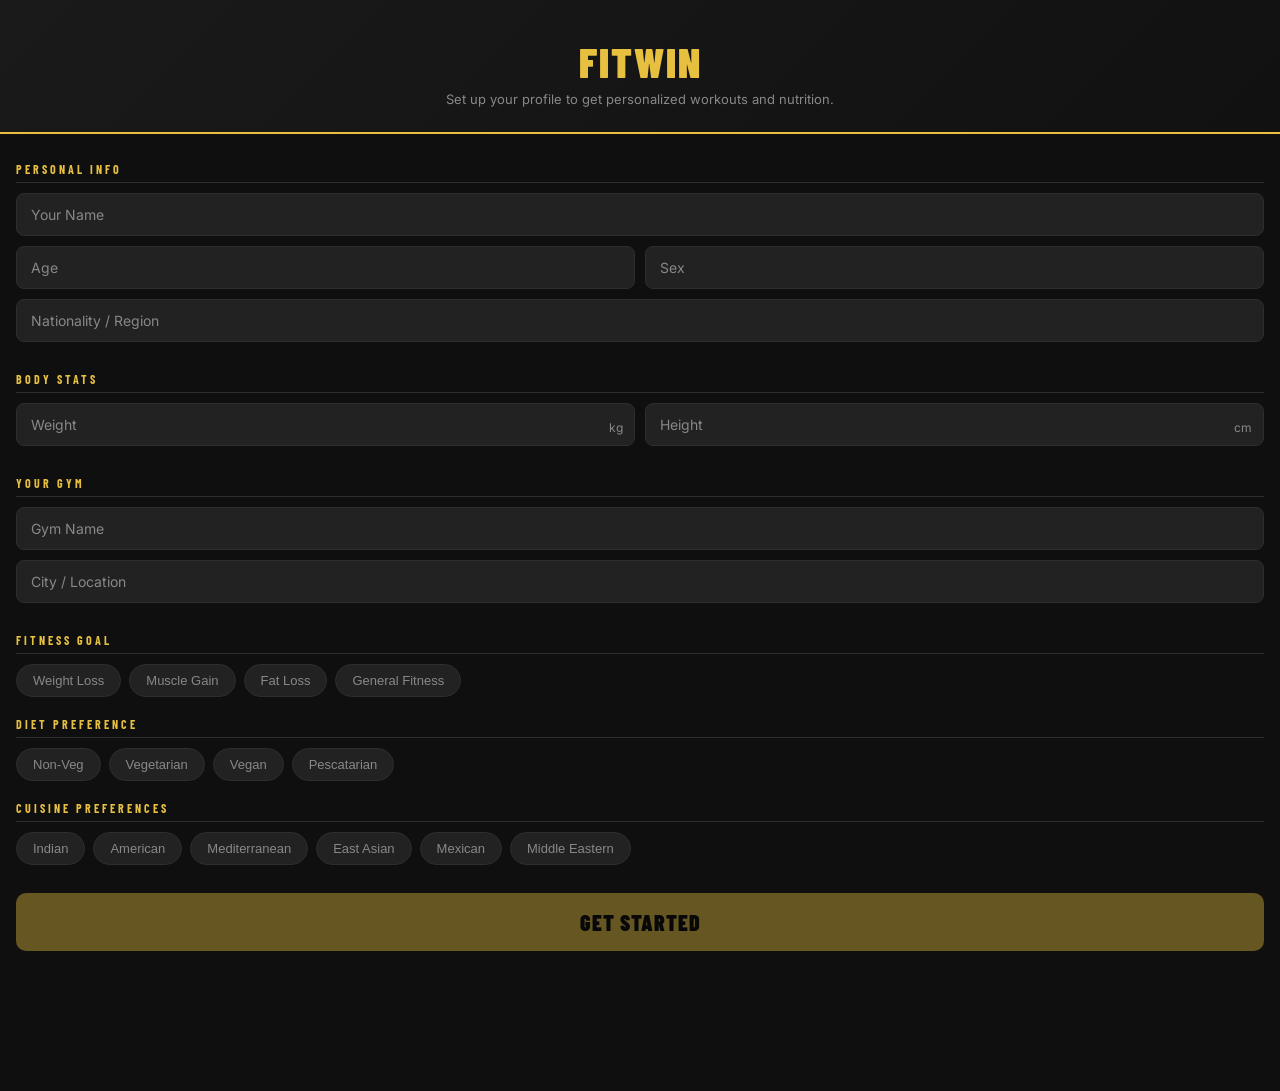
<file: index.html>
<!DOCTYPE html>
<html lang="en">
<head>
<meta charset="UTF-8">
<meta name="viewport" content="width=device-width, initial-scale=1.0, viewport-fit=cover">
<meta name="theme-color" content="#0f0f0f">
<meta name="apple-mobile-web-app-capable" content="yes">
<meta name="apple-mobile-web-app-status-bar-style" content="black-translucent">
<meta name="apple-mobile-web-app-title" content="FitWin">
<meta name="description" content="FitWin — your personal workout tracker with nutrition guidance. Offline, installable.">
<title>FitWin</title>
<link rel="manifest" href="./manifest.json">
<link rel="apple-touch-icon" href="./icons/icon-192.png">
<link rel="icon" href="./icons/icon-192.png">
<link rel="stylesheet" href="./css/styles.css">
</head>
<body>

<!-- ═══════════════════════════════════════════════════ -->
<!-- REGISTRATION VIEW                                   -->
<!-- ═══════════════════════════════════════════════════ -->
<div class="view" id="viewRegister">
  <!-- populated by profile.js -->
</div>

<!-- ═══════════════════════════════════════════════════ -->
<!-- HOME VIEW                                           -->
<!-- ═══════════════════════════════════════════════════ -->
<div class="view" id="viewHome">
  <div class="home-header">
    <div class="home-gym-label" id="homeGymLabel">⚡ Powerhouse Gym · South Lyon</div>
    <div class="home-title">FitWin <span class="app-version">v22</span></div>
    <div class="home-sub" id="homeGreeting">Pick a workout and let's go.</div>
  </div>

  <div class="tile-stack">
    <button class="loc-tile tile-gym" id="gymBtn">
      <span class="tile-text">
        <span class="tile-title">I'm at Gym</span>
        <span class="tile-sub">Machines & free weights</span>
      </span>
      <span class="tile-arrow">›</span>
    </button>
    <button class="loc-tile tile-home" id="homeBtn">
      <span class="tile-text">
        <span class="tile-title">I'm at Home</span>
        <span class="tile-sub">Bodyweight & minimal gear</span>
      </span>
      <span class="tile-arrow">›</span>
    </button>
    <button class="loc-tile tile-outdoor" id="outdoorBtn">
      <span class="tile-text">
        <span class="tile-title">I'm Outdoors</span>
        <span class="tile-sub">Run, park & fresh air</span>
      </span>
      <span class="tile-arrow">›</span>
    </button>
  </div>

  <button class="browse-toggle" id="browseToggle">Browse All Workouts ▾</button>
  <div class="workout-list hidden" id="workoutList"></div>
  <div style="height:16px"></div>
</div>

<!-- ═══════════════════════════════════════════════════ -->
<!-- WORKOUT VIEW                                        -->
<!-- ═══════════════════════════════════════════════════ -->
<div class="view" id="viewWorkout">
  <!-- populated by workout.js -->
</div>

<!-- ═══════════════════════════════════════════════════ -->
<!-- HISTORY VIEW                                        -->
<!-- ═══════════════════════════════════════════════════ -->
<div class="view" id="viewHistory">
  <div class="home-header">
    <div class="home-gym-label">⚡ FitWin</div>
    <div class="home-title">History</div>
    <div class="home-sub">Your completed sessions.</div>
  </div>
  <div class="section-heading">Past Workouts</div>
  <div id="historyList" class="history-list"></div>
  <div style="height:16px"></div>
</div>

<!-- ═══════════════════════════════════════════════════ -->
<!-- PROFILE VIEW                                        -->
<!-- ═══════════════════════════════════════════════════ -->
<div class="view" id="viewProfile">
  <!-- populated by app.js / profile.js -->
</div>

<!-- ═══════════════════════════════════════════════════ -->
<!-- BOTTOM NAV                                          -->
<!-- ═══════════════════════════════════════════════════ -->
<nav class="nav-bar" id="navBar">
  <button class="nav-btn active" data-view="home">
    <svg viewBox="0 0 24 24" fill="none" stroke="currentColor" stroke-width="2" stroke-linecap="round" stroke-linejoin="round">
      <path d="M3 9l9-7 9 7v11a2 2 0 0 1-2 2H5a2 2 0 0 1-2-2z"/>
      <polyline points="9 22 9 12 15 12 15 22"/>
    </svg>
    Home
  </button>
  <button class="nav-btn" data-view="history">
    <svg viewBox="0 0 24 24" fill="none" stroke="currentColor" stroke-width="2" stroke-linecap="round" stroke-linejoin="round">
      <circle cx="12" cy="12" r="10"/>
      <polyline points="12 6 12 12 16 14"/>
    </svg>
    History
  </button>
  <button class="nav-btn" data-view="profile">
    <svg viewBox="0 0 24 24" fill="none" stroke="currentColor" stroke-width="2" stroke-linecap="round" stroke-linejoin="round">
      <path d="M20 21v-2a4 4 0 0 0-4-4H8a4 4 0 0 0-4 4v2"/>
      <circle cx="12" cy="7" r="4"/>
    </svg>
    Profile
  </button>
</nav>

<!-- ═══════════════════════════════════════════════════ -->
<!-- GYM PICKER BOTTOM SHEET                            -->
<!-- ═══════════════════════════════════════════════════ -->
<div class="sheet-backdrop hidden" id="sheetBackdrop"></div>
<div class="gym-sheet hidden" id="gymSheet">
  <div class="sheet-handle"></div>
  <div class="sheet-header">
    <div class="sheet-title" id="sheetTitle">How Much Time?</div>
    <button class="sheet-close" id="sheetClose">✕</button>
  </div>

  <!-- Step 1: time available -->
  <div id="sheetTimeStep">
    <div class="sheet-reason">How long can you train today? The workout will be built to fit.</div>
    <div class="time-grid">
      <button class="time-opt" data-mins="20">
        <span class="time-num">20</span><span class="time-unit">min</span>
        <span class="time-desc">Quick hit</span>
      </button>
      <button class="time-opt" data-mins="30">
        <span class="time-num">30</span><span class="time-unit">min</span>
        <span class="time-desc">Express</span>
      </button>
      <button class="time-opt" data-mins="45">
        <span class="time-num">45</span><span class="time-unit">min</span>
        <span class="time-desc">Solid session</span>
      </button>
      <button class="time-opt" data-mins="75">
        <span class="time-num">60+</span><span class="time-unit">min</span>
        <span class="time-desc">Full workout</span>
      </button>
    </div>
  </div>

  <!-- Step 2: today's pick -->
  <div id="sheetPickStep" class="hidden">
    <div class="sheet-reason" id="sheetReason"></div>
    <div class="sheet-workout-card" id="sheetWorkoutCard"></div>
    <div class="sheet-actions">
      <button class="sheet-go-btn" id="sheetGoBtn">Let's Go →</button>
      <button class="sheet-alt-btn" id="sheetTimeBack">← Change Time</button>
      <button class="sheet-alt-btn" id="sheetAltBtn">Pick Different</button>
    </div>
  </div>
  <div style="height: env(safe-area-inset-bottom, 8px)"></div>
</div>

<!-- ═══════════════════════════════════════════════════ -->
<!-- HOME WORKOUT SHEET                                  -->
<!-- ═══════════════════════════════════════════════════ -->
<div class="gym-sheet home-sheet hidden" id="homeSheet">
  <div class="sheet-handle"></div>
  <div class="sheet-header">
    <div class="sheet-title" id="homeSheetTitle">Home Workout</div>
    <button class="sheet-close" id="homeSheetClose">✕</button>
  </div>

  <!-- Step 1: session type -->
  <div id="homeVarStep">
    <div class="sheet-reason">No equipment needed. What kind of session do you feel like?</div>
    <div class="var-list" id="homeVarList"></div>
  </div>

  <!-- Step 2: time -->
  <div id="homeTimeStep" class="hidden">
    <div class="sheet-reason">How long do you have? The session will be built to fit.</div>
    <div class="time-grid">
      <button class="htime-opt time-opt" data-mins="20">
        <span class="time-num">20</span><span class="time-unit">min</span>
        <span class="time-desc">Quick hit</span>
      </button>
      <button class="htime-opt time-opt" data-mins="30">
        <span class="time-num">30</span><span class="time-unit">min</span>
        <span class="time-desc">Express</span>
      </button>
      <button class="htime-opt time-opt" data-mins="45">
        <span class="time-num">45</span><span class="time-unit">min</span>
        <span class="time-desc">Solid session</span>
      </button>
      <button class="htime-opt time-opt" data-mins="75">
        <span class="time-num">60+</span><span class="time-unit">min</span>
        <span class="time-desc">Full session</span>
      </button>
    </div>
    <div class="sheet-actions">
      <button class="sheet-alt-btn" id="homeVarBack">← Change Type</button>
    </div>
  </div>
  <div style="height: env(safe-area-inset-bottom, 8px)"></div>
</div>

<!-- ═══════════════════════════════════════════════════ -->
<!-- OUTDOOR WORKOUT SHEET                               -->
<!-- ═══════════════════════════════════════════════════ -->
<div class="gym-sheet outdoor-sheet hidden" id="outdoorSheet">
  <div class="sheet-handle"></div>
  <div class="sheet-header">
    <div class="sheet-title" id="outdoorSheetTitle">Outdoor Session</div>
    <button class="sheet-close" id="outdoorSheetClose">✕</button>
  </div>

  <div id="outdoorVarStep">
    <div class="sheet-reason">Fresh air time. What are you in the mood for?</div>
    <div class="var-list" id="outdoorVarList"></div>
  </div>

  <div id="outdoorTimeStep" class="hidden">
    <div class="sheet-reason">How long do you have? The session will be built to fit.</div>
    <div class="time-grid">
      <button class="otime-opt time-opt" data-mins="20">
        <span class="time-num">20</span><span class="time-unit">min</span>
        <span class="time-desc">Quick hit</span>
      </button>
      <button class="otime-opt time-opt" data-mins="30">
        <span class="time-num">30</span><span class="time-unit">min</span>
        <span class="time-desc">Express</span>
      </button>
      <button class="otime-opt time-opt" data-mins="45">
        <span class="time-num">45</span><span class="time-unit">min</span>
        <span class="time-desc">Solid session</span>
      </button>
      <button class="otime-opt time-opt" data-mins="75">
        <span class="time-num">60+</span><span class="time-unit">min</span>
        <span class="time-desc">Full session</span>
      </button>
    </div>
    <div class="sheet-actions">
      <button class="sheet-alt-btn" id="outdoorVarBack">← Change Activity</button>
    </div>
  </div>
  <div style="height: env(safe-area-inset-bottom, 8px)"></div>
</div>

<!-- ═══════════════════════════════════════════════════ -->
<!-- WEIGHT INPUT MODAL                                  -->
<!-- ═══════════════════════════════════════════════════ -->
<div class="weight-modal hidden" id="weightModal">
  <div class="weight-modal-content">
    <div class="weight-modal-title">Log Weight</div>
    <div class="weight-modal-ex" id="weightModalEx"></div>
    <div class="weight-modal-set" id="weightModalSet"></div>
    <div class="weight-modal-last" id="weightModalLast"></div>
    <input type="number" class="weight-input" id="weightInput" placeholder="Weight (lbs)" step="2.5" min="0" inputmode="decimal" enterkeyhint="done">
    <div class="weight-modal-actions">
      <button class="weight-skip" id="weightSkip">Skip</button>
      <button class="weight-save" id="weightSave">Save</button>
    </div>
  </div>
</div>

<!-- ═══════════════════════════════════════════════════ -->
<!-- COMING SOON TOAST                                   -->
<!-- ═══════════════════════════════════════════════════ -->
<div class="soon-toast hidden" id="soonToast"></div>

<!-- ═══════════════════════════════════════════════════ -->
<!-- WATER REMINDER TOAST                                -->
<!-- ═══════════════════════════════════════════════════ -->
<div class="water-toast hidden" id="waterToast">
  <span class="water-icon">💧</span>
  <span class="water-text">Time for a sip of water!</span>
  <button class="water-dismiss" id="waterDismiss">OK</button>
</div>

<!-- ═══════════════════════════════════════════════════ -->
<!-- PWA INSTALL PROMPT                                  -->
<!-- ═══════════════════════════════════════════════════ -->
<div class="install-prompt hidden" id="installPrompt">
  <div class="install-text">
    <strong>Add to Home Screen</strong>
    Install for full-screen offline access.
  </div>
  <button class="install-yes" id="installYes">Install</button>
  <button class="install-dismiss" id="installDismiss">✕</button>
</div>

<script type="module" src="./js/app.js"></script>
</body>
</html>
</file>
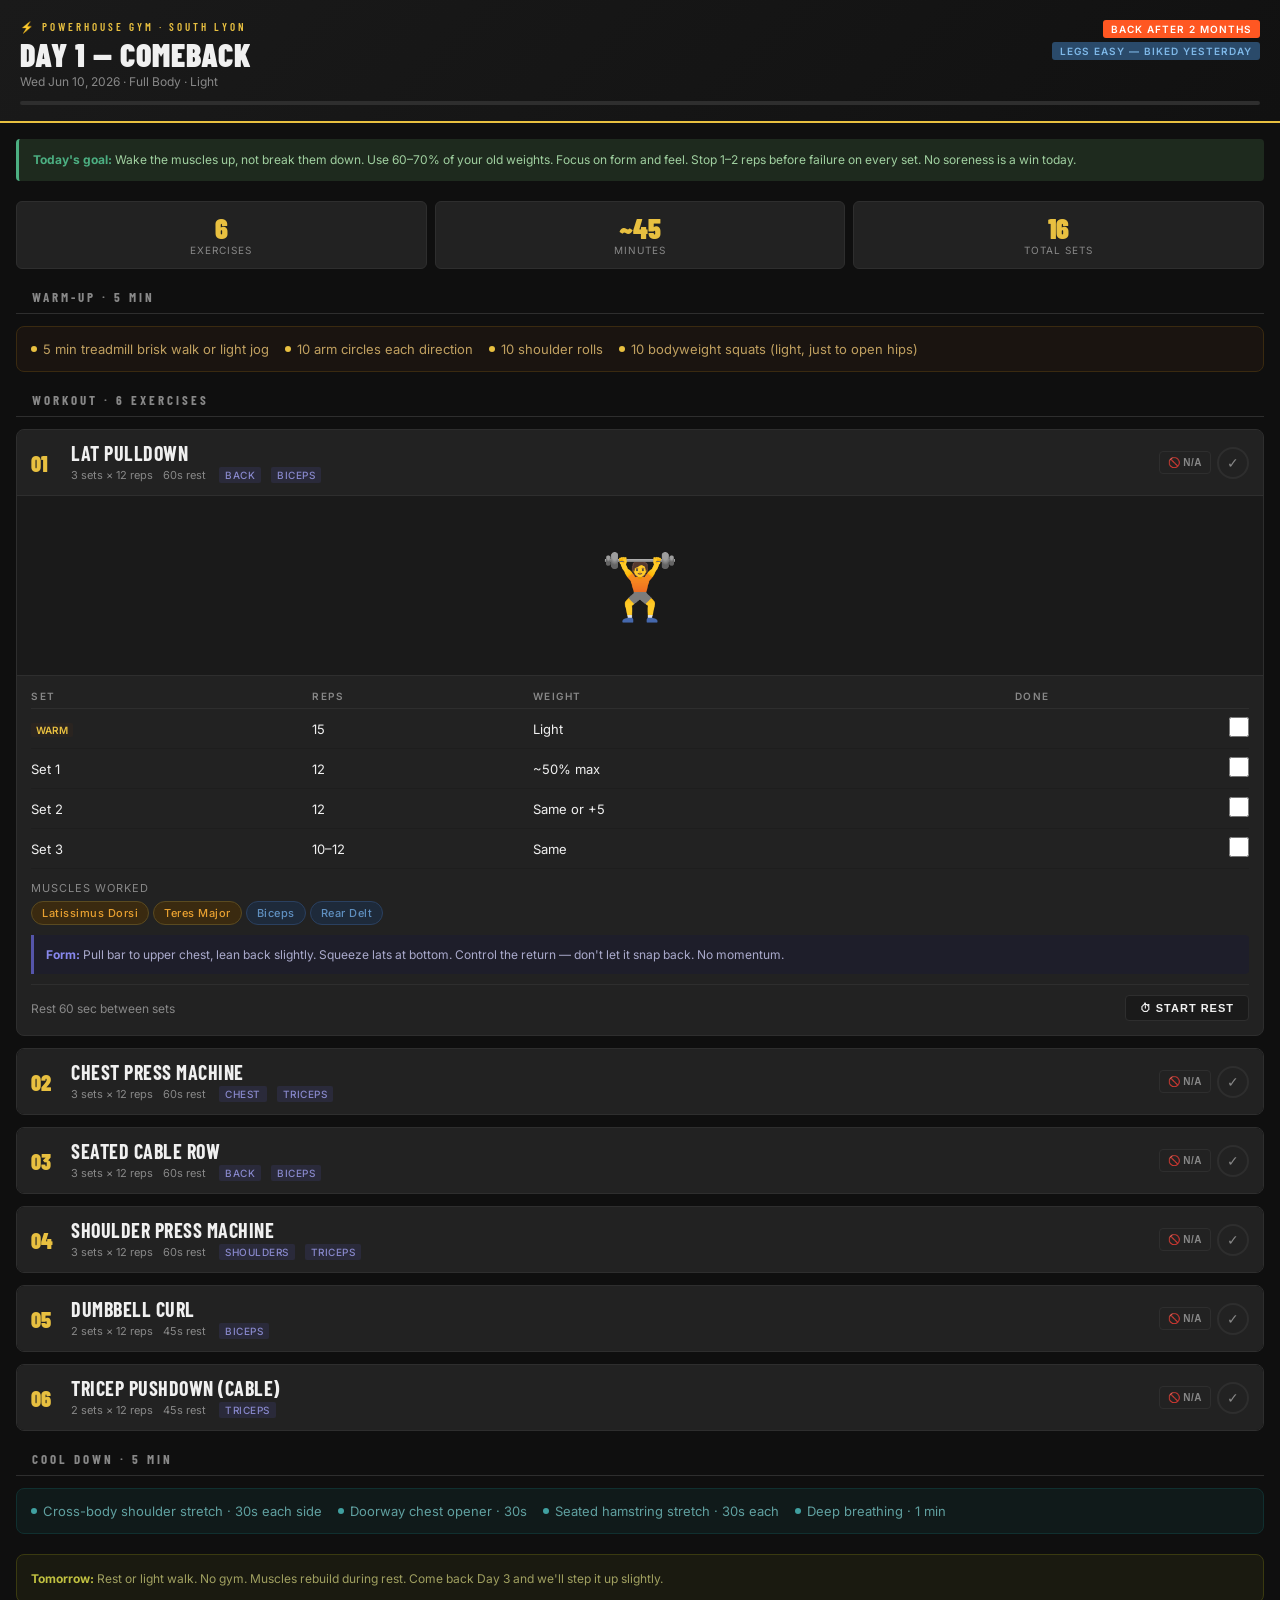
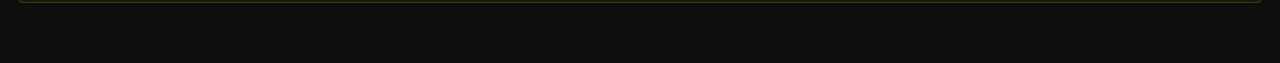
<file: reference/workout_day1_june10.html>
<!DOCTYPE html>
<html lang="en">
<head>
<meta charset="UTF-8">
<meta name="viewport" content="width=device-width, initial-scale=1.0">
<title>Workout — Day 1 Comeback</title>
<style>
  @import url('https://fonts.googleapis.com/css2?family=Barlow+Condensed:wght@400;600;700;900&family=Inter:wght@400;500;600&display=swap');

  :root {
    --bg: #0f0f0f;
    --surface: #1a1a1a;
    --card: #222222;
    --accent: #e8c040;
    --accent2: #ff5722;
    --text: #f0f0f0;
    --muted: #888;
    --border: #2e2e2e;
    --green: #4caf82;
    --red: #e05050;
    --orange: #f08030;
  }

  * { box-sizing: border-box; margin: 0; padding: 0; }

  body {
    background: var(--bg);
    color: var(--text);
    font-family: 'Inter', sans-serif;
    min-height: 100vh;
    padding: 0 0 60px;
  }

  .header {
    background: linear-gradient(135deg, #1a1a1a 0%, #111 100%);
    border-bottom: 2px solid var(--accent);
    padding: 20px 20px 16px;
    position: sticky;
    top: 0;
    z-index: 100;
  }
  .header-top {
    display: flex;
    justify-content: space-between;
    align-items: flex-start;
    flex-wrap: wrap;
    gap: 8px;
  }
  .gym-label {
    font-family: 'Barlow Condensed', sans-serif;
    font-size: 11px;
    font-weight: 600;
    letter-spacing: 3px;
    text-transform: uppercase;
    color: var(--accent);
    margin-bottom: 4px;
  }
  .day-title {
    font-family: 'Barlow Condensed', sans-serif;
    font-size: 32px;
    font-weight: 900;
    letter-spacing: 1px;
    text-transform: uppercase;
    line-height: 1;
    color: var(--text);
  }
  .day-sub { font-size: 12px; color: var(--muted); margin-top: 4px; }
  .badges { display: flex; flex-direction: column; align-items: flex-end; gap: 4px; }
  .badge {
    font-size: 10px; font-weight: 600; letter-spacing: 1px;
    text-transform: uppercase; padding: 3px 8px; border-radius: 3px;
    background: var(--accent2); color: white;
  }
  .badge.info { background: #2a4a6a; color: #7eb8e8; }

  .progress-wrap {
    margin-top: 12px; background: var(--border);
    height: 4px; border-radius: 2px; overflow: hidden;
  }
  .progress-bar {
    height: 4px; background: var(--accent); width: 0%;
    transition: width 0.5s ease; border-radius: 2px;
  }

  .notice {
    margin: 16px 16px 0; padding: 12px 14px;
    background: #1e2a1e; border-left: 3px solid var(--green);
    border-radius: 4px; font-size: 12px; color: #a0d0a0; line-height: 1.5;
  }
  .notice strong { color: var(--green); }

  .section-label {
    font-family: 'Barlow Condensed', sans-serif;
    font-size: 13px; font-weight: 700; letter-spacing: 3px;
    text-transform: uppercase; color: var(--muted);
    padding: 20px 16px 8px; border-bottom: 1px solid var(--border); margin: 0 16px;
  }

  .card {
    margin: 12px 16px 0;
    background: var(--card);
    border: 1px solid var(--border);
    border-radius: 8px;
    overflow: hidden;
    transition: border-color 0.2s;
  }
  .card.done { border-color: var(--green); opacity: 0.75; }
  .card.done .card-header { background: #1a2a1a; }
  .card.unavailable { border-color: var(--orange); }
  .card.unavailable .card-header { background: #1e1a10; }

  .card-header {
    display: flex; align-items: center; gap: 12px;
    padding: 12px 14px; cursor: pointer; user-select: none; background: var(--card);
  }
  .ex-num {
    font-family: 'Barlow Condensed', sans-serif;
    font-size: 22px; font-weight: 900; color: var(--accent);
    line-height: 1; min-width: 28px;
  }
  .ex-info { flex: 1; }
  .ex-name {
    font-family: 'Barlow Condensed', sans-serif;
    font-size: 20px; font-weight: 700; text-transform: uppercase;
    letter-spacing: 0.5px; color: var(--text); line-height: 1.1;
  }
  .ex-meta { font-size: 11px; color: var(--muted); margin-top: 3px; }
  .ex-meta span { display: inline-block; margin-right: 10px; }
  .muscle-tag {
    display: inline-block; font-size: 10px; padding: 2px 6px;
    border-radius: 2px; background: #2a2a3a; color: #8888cc;
    margin-right: 4px; font-weight: 500; letter-spacing: 0.5px; text-transform: uppercase;
  }

  .card-actions { display: flex; gap: 6px; align-items: center; flex-shrink: 0; }

  .done-btn {
    width: 32px; height: 32px; border: 2px solid var(--border);
    border-radius: 50%; background: none; cursor: pointer;
    display: flex; align-items: center; justify-content: center;
    font-size: 14px; color: var(--muted); transition: all 0.2s;
  }
  .done-btn:hover, .card.done .done-btn {
    border-color: var(--green); background: #1a3a1a; color: var(--green);
  }

  /* UNAVAILABLE TOGGLE */
  .unavail-btn {
    font-size: 10px; font-weight: 600; letter-spacing: 0.5px;
    text-transform: uppercase; padding: 5px 8px; border-radius: 4px;
    border: 1px solid var(--border); background: none;
    color: var(--muted); cursor: pointer; transition: all 0.2s;
    white-space: nowrap;
  }
  .unavail-btn:hover { border-color: var(--orange); color: var(--orange); }
  .card.unavailable .unavail-btn {
    border-color: var(--orange); background: #2a1a08; color: var(--orange);
  }

  .card-body { display: none; border-top: 1px solid var(--border); }
  .card-body.open { display: block; }

  .ex-visual {
    width: 100%; height: 180px; background: var(--surface);
    display: flex; align-items: center; justify-content: center;
    font-size: 64px; border-bottom: 1px solid var(--border);
  }

  .card-detail { padding: 14px; }

  /* ALTERNATIVE PANEL */
  .alt-panel {
    display: none;
    margin: 0 14px 14px;
    background: #1e1408;
    border: 1px solid #4a3010;
    border-radius: 6px;
    overflow: hidden;
  }
  .alt-panel.show { display: block; }
  .alt-header {
    background: #2a1e08;
    padding: 8px 12px;
    font-size: 11px;
    font-weight: 700;
    letter-spacing: 2px;
    text-transform: uppercase;
    color: var(--orange);
    border-bottom: 1px solid #4a3010;
  }
  .alt-body { padding: 12px; }
  .alt-name {
    font-family: 'Barlow Condensed', sans-serif;
    font-size: 18px; font-weight: 700; text-transform: uppercase;
    color: var(--text); letter-spacing: 0.5px; margin-bottom: 4px;
  }
  .alt-sets { font-size: 12px; color: var(--muted); margin-bottom: 8px; }
  .alt-tip {
    font-size: 12px; color: #c09050; line-height: 1.5;
    background: #14100a; padding: 8px 10px; border-radius: 4px;
    border-left: 2px solid var(--orange);
  }

  .sets-table {
    width: 100%; border-collapse: collapse; font-size: 13px; margin-bottom: 12px;
  }
  .sets-table th {
    text-align: left; font-size: 10px; font-weight: 600;
    letter-spacing: 1.5px; text-transform: uppercase; color: var(--muted);
    padding: 0 0 6px; border-bottom: 1px solid var(--border);
  }
  .sets-table td {
    padding: 8px 0; border-bottom: 1px solid #1e1e1e;
    color: var(--text); vertical-align: middle;
  }
  .sets-table td:last-child { text-align: right; }
  .set-check { width: 20px; height: 20px; accent-color: var(--accent); cursor: pointer; }
  .set-tag {
    display: inline-block; font-size: 10px; padding: 1px 5px;
    border-radius: 2px; background: #2a2420; color: var(--accent);
    font-weight: 600; text-transform: uppercase;
  }

  .tip {
    background: #1e1e2a; border-left: 3px solid #5555aa;
    padding: 10px 12px; font-size: 12px; color: #aaaacc;
    border-radius: 0 4px 4px 0; line-height: 1.6; margin-top: 0;
  }
  .tip strong { color: #8888ee; }

  .muscle-section {
    margin-top: 10px; font-size: 11px; color: var(--muted);
    text-transform: uppercase; letter-spacing: 1px;
  }
  .muscle-list { display: flex; flex-wrap: wrap; gap: 4px; margin-top: 6px; }
  .muscle-pill {
    font-size: 11px; padding: 4px 10px; border-radius: 20px;
    font-weight: 500; letter-spacing: 0.5px; text-transform: capitalize;
  }
  .primary { background: #3a2a10; color: #e8a030; border: 1px solid #5a4a20; }
  .secondary { background: #1e2a3a; color: #6090c0; border: 1px solid #2a4060; }

  .rest-row {
    display: flex; align-items: center; justify-content: space-between;
    margin-top: 10px; padding-top: 10px; border-top: 1px solid var(--border);
    font-size: 12px; color: var(--muted);
  }
  .rest-timer-btn {
    background: var(--surface); border: 1px solid var(--border);
    color: var(--text); font-size: 11px; font-weight: 600;
    letter-spacing: 1px; text-transform: uppercase;
    padding: 6px 14px; border-radius: 4px; cursor: pointer;
  }
  .rest-timer-btn:hover { border-color: var(--accent); color: var(--accent); }

  .warmup-card {
    margin: 12px 16px 0; background: #1a1410;
    border: 1px solid #3a2a10; border-radius: 8px;
    padding: 14px; display: flex; gap: 16px; flex-wrap: wrap;
  }
  .warmup-item {
    font-size: 13px; color: #c0a060;
    display: flex; align-items: center; gap: 6px;
  }
  .warmup-item::before {
    content: ''; width: 6px; height: 6px;
    background: var(--accent); border-radius: 50%; flex-shrink: 0;
  }

  .cooldown-card {
    margin: 12px 16px 0; background: #101a1a;
    border: 1px solid #103030; border-radius: 8px;
    padding: 14px; display: flex; gap: 16px; flex-wrap: wrap;
  }
  .cooldown-item {
    font-size: 13px; color: #60a0a0;
    display: flex; align-items: center; gap: 6px;
  }
  .cooldown-item::before {
    content: ''; width: 6px; height: 6px;
    background: #40a0a0; border-radius: 50%; flex-shrink: 0;
  }

  .summary {
    margin: 20px 16px 0;
    display: grid; grid-template-columns: repeat(3, 1fr); gap: 8px;
  }
  .stat-box {
    background: var(--card); border: 1px solid var(--border);
    border-radius: 6px; padding: 12px 10px; text-align: center;
  }
  .stat-val {
    font-family: 'Barlow Condensed', sans-serif;
    font-size: 28px; font-weight: 900; color: var(--accent); line-height: 1;
  }
  .stat-label {
    font-size: 10px; color: var(--muted);
    text-transform: uppercase; letter-spacing: 1px; margin-top: 2px;
  }

  /* TIMER OVERLAY */
  .timer-overlay {
    display: none; position: fixed; inset: 0;
    background: rgba(0,0,0,0.88); z-index: 200;
    align-items: center; justify-content: center; flex-direction: column;
  }
  .timer-overlay.show { display: flex; }
  .timer-ex-name {
    font-family: 'Barlow Condensed', sans-serif;
    font-size: 14px; font-weight: 600; letter-spacing: 2px;
    text-transform: uppercase; color: var(--muted); margin-bottom: 16px;
  }
  .timer-circle {
    width: 180px; height: 180px;
    border: 4px solid var(--accent); border-radius: 50%;
    display: flex; align-items: center; justify-content: center;
    flex-direction: column; margin-bottom: 24px;
    position: relative;
  }
  .timer-svg {
    position: absolute; top: -4px; left: -4px;
    width: 188px; height: 188px;
    transform: rotate(-90deg);
  }
  .timer-track { fill: none; stroke: #2e2e2e; stroke-width: 4; }
  .timer-progress { fill: none; stroke: var(--accent); stroke-width: 4; stroke-linecap: round; transition: stroke-dashoffset 1s linear; }
  .timer-count {
    font-family: 'Barlow Condensed', sans-serif;
    font-size: 62px; font-weight: 900; color: var(--text); line-height: 1; z-index: 1;
  }
  .timer-label {
    font-size: 11px; color: var(--muted);
    text-transform: uppercase; letter-spacing: 2px; margin-top: 2px; z-index: 1;
  }
  .timer-close {
    background: var(--surface); border: 1px solid var(--border);
    color: var(--muted); padding: 10px 28px; border-radius: 4px;
    font-size: 13px; font-weight: 600; letter-spacing: 1px;
    text-transform: uppercase; cursor: pointer; margin-top: 8px;
  }
  .timer-close:hover { color: var(--accent); border-color: var(--accent); }
  .timer-done-msg {
    font-family: 'Barlow Condensed', sans-serif;
    font-size: 18px; letter-spacing: 2px; color: var(--green);
    text-transform: uppercase; margin-top: 12px; opacity: 0;
    transition: opacity 0.3s;
  }
  .timer-done-msg.show { opacity: 1; }
</style>
</head>
<body>

<!-- TIMER OVERLAY -->
<div class="timer-overlay" id="timerOverlay">
  <div class="timer-ex-name" id="timerExName">Rest</div>
  <div class="timer-circle">
    <svg class="timer-svg" viewBox="0 0 188 188">
      <circle class="timer-track" cx="94" cy="94" r="90"/>
      <circle class="timer-progress" id="timerArc" cx="94" cy="94" r="90"
        stroke-dasharray="565.5" stroke-dashoffset="0"/>
    </svg>
    <div class="timer-count" id="timerCount">60</div>
    <div class="timer-label">seconds</div>
  </div>
  <div class="timer-done-msg" id="timerDoneMsg">✓ Rest Complete — Go!</div>
  <button class="timer-close" onclick="stopTimer()">Skip Rest</button>
</div>

<!-- HEADER -->
<div class="header">
  <div class="header-top">
    <div>
      <div class="gym-label">⚡ Powerhouse Gym · South Lyon</div>
      <div class="day-title">Day 1 — Comeback</div>
      <div class="day-sub">Wed Jun 10, 2026 · Full Body · Light</div>
    </div>
    <div class="badges">
      <span class="badge">Back after 2 months</span>
      <span class="badge info">Legs easy — biked yesterday</span>
    </div>
  </div>
  <div class="progress-wrap">
    <div class="progress-bar" id="progressBar"></div>
  </div>
</div>

<div class="notice">
  <strong>Today's goal:</strong> Wake the muscles up, not break them down. Use 60–70% of your old weights. Focus on form and feel. Stop 1–2 reps before failure on every set. No soreness is a win today.
</div>

<div class="summary">
  <div class="stat-box"><div class="stat-val">6</div><div class="stat-label">Exercises</div></div>
  <div class="stat-box"><div class="stat-val">~45</div><div class="stat-label">Minutes</div></div>
  <div class="stat-box"><div class="stat-val">16</div><div class="stat-label">Total Sets</div></div>
</div>

<div class="section-label">Warm-Up · 5 min</div>
<div class="warmup-card">
  <div class="warmup-item">5 min treadmill brisk walk or light jog</div>
  <div class="warmup-item">10 arm circles each direction</div>
  <div class="warmup-item">10 shoulder rolls</div>
  <div class="warmup-item">10 bodyweight squats (light, just to open hips)</div>
</div>

<div class="section-label">Workout · 6 Exercises</div>

<!-- ═══════════════════════════════════════════ -->
<!-- EXERCISE 1 — LAT PULLDOWN -->
<!-- ═══════════════════════════════════════════ -->
<div class="card" id="card1">
  <div class="card-header" onclick="toggleCard(1)">
    <div class="ex-num">01</div>
    <div class="ex-info">
      <div class="ex-name" id="name1">Lat Pulldown</div>
      <div class="ex-meta">
        <span>3 sets × 12 reps</span><span>60s rest</span>
        <span class="muscle-tag">Back</span><span class="muscle-tag">Biceps</span>
      </div>
    </div>
    <div class="card-actions">
      <button class="unavail-btn" onclick="toggleUnavail(event,1)" title="Mark equipment unavailable">🚫 N/A</button>
      <button class="done-btn" id="btn1" onclick="markDone(event,1)">✓</button>
    </div>
  </div>
  <div class="card-body" id="body1">
    <div class="ex-visual">🏋️</div>
    <!-- ALTERNATIVE PANEL -->
    <div class="alt-panel" id="alt1">
      <div class="alt-header">⚡ Free Weight Alternative</div>
      <div class="alt-body">
        <div class="alt-name">Dumbbell Single-Arm Row</div>
        <div class="alt-sets">3 sets × 12 reps each side · 60s rest</div>
        <div class="alt-tip">Plant one knee and hand on a bench. Pull dumbbell up to hip, elbow close to body. Same muscles, full range of motion. No cable needed.</div>
      </div>
    </div>
    <div class="card-detail">
      <table class="sets-table">
        <thead><tr><th>Set</th><th>Reps</th><th>Weight</th><th>Done</th></tr></thead>
        <tbody>
          <tr><td><span class="set-tag">Warm</span></td><td>15</td><td>Light</td><td><input type="checkbox" class="set-check" data-card="1" data-rest="60" onchange="onSetCheck(this)"></td></tr>
          <tr><td>Set 1</td><td>12</td><td>~50% max</td><td><input type="checkbox" class="set-check" data-card="1" data-rest="60" onchange="onSetCheck(this)"></td></tr>
          <tr><td>Set 2</td><td>12</td><td>Same or +5</td><td><input type="checkbox" class="set-check" data-card="1" data-rest="60" onchange="onSetCheck(this)"></td></tr>
          <tr><td>Set 3</td><td>10–12</td><td>Same</td><td><input type="checkbox" class="set-check" data-card="1" data-rest="60" onchange="onSetCheck(this)"></td></tr>
        </tbody>
      </table>
      <div class="muscle-section">Muscles Worked</div>
      <div class="muscle-list">
        <span class="muscle-pill primary">Latissimus Dorsi</span>
        <span class="muscle-pill primary">Teres Major</span>
        <span class="muscle-pill secondary">Biceps</span>
        <span class="muscle-pill secondary">Rear Delt</span>
      </div>
      <div style="height:10px"></div>
      <div class="tip"><strong>Form:</strong> Pull bar to upper chest, lean back slightly. Squeeze lats at bottom. Control the return — don't let it snap back. No momentum.</div>
      <div class="rest-row">
        <span>Rest 60 sec between sets</span>
        <button class="rest-timer-btn" onclick="startTimer(60,'Lat Pulldown')">⏱ Start Rest</button>
      </div>
    </div>
  </div>
</div>

<!-- ═══════════════════════════════════════════ -->
<!-- EXERCISE 2 — CHEST PRESS MACHINE -->
<!-- ═══════════════════════════════════════════ -->
<div class="card" id="card2">
  <div class="card-header" onclick="toggleCard(2)">
    <div class="ex-num">02</div>
    <div class="ex-info">
      <div class="ex-name" id="name2">Chest Press Machine</div>
      <div class="ex-meta">
        <span>3 sets × 12 reps</span><span>60s rest</span>
        <span class="muscle-tag">Chest</span><span class="muscle-tag">Triceps</span>
      </div>
    </div>
    <div class="card-actions">
      <button class="unavail-btn" onclick="toggleUnavail(event,2)" title="Mark equipment unavailable">🚫 N/A</button>
      <button class="done-btn" id="btn2" onclick="markDone(event,2)">✓</button>
    </div>
  </div>
  <div class="card-body" id="body2">
    <div class="ex-visual">💪</div>
    <div class="alt-panel" id="alt2">
      <div class="alt-header">⚡ Free Weight Alternative</div>
      <div class="alt-body">
        <div class="alt-name">Dumbbell Bench Press</div>
        <div class="alt-sets">3 sets × 12 reps · 60s rest</div>
        <div class="alt-tip">Lie flat on a bench. Dumbbells at chest level, elbows at ~45°. Press up and together. More stabilizer work than the machine — use slightly lighter weight.</div>
      </div>
    </div>
    <div class="card-detail">
      <table class="sets-table">
        <thead><tr><th>Set</th><th>Reps</th><th>Weight</th><th>Done</th></tr></thead>
        <tbody>
          <tr><td><span class="set-tag">Warm</span></td><td>15</td><td>Light</td><td><input type="checkbox" class="set-check" data-card="2" data-rest="60" onchange="onSetCheck(this)"></td></tr>
          <tr><td>Set 1</td><td>12</td><td>~60% max</td><td><input type="checkbox" class="set-check" data-card="2" data-rest="60" onchange="onSetCheck(this)"></td></tr>
          <tr><td>Set 2</td><td>12</td><td>Same</td><td><input type="checkbox" class="set-check" data-card="2" data-rest="60" onchange="onSetCheck(this)"></td></tr>
          <tr><td>Set 3</td><td>10</td><td>+5 optional</td><td><input type="checkbox" class="set-check" data-card="2" data-rest="60" onchange="onSetCheck(this)"></td></tr>
        </tbody>
      </table>
      <div class="muscle-section">Muscles Worked</div>
      <div class="muscle-list">
        <span class="muscle-pill primary">Pectoralis Major</span>
        <span class="muscle-pill secondary">Anterior Delt</span>
        <span class="muscle-pill secondary">Triceps</span>
      </div>
      <div style="height:10px"></div>
      <div class="tip"><strong>Why machine today:</strong> Safer coming back — no stabilizer fatigue risk. Adjust seat so handles align with mid-chest. Full extension but don't lock elbows out.</div>
      <div class="rest-row">
        <span>Rest 60 sec between sets</span>
        <button class="rest-timer-btn" onclick="startTimer(60,'Chest Press')">⏱ Start Rest</button>
      </div>
    </div>
  </div>
</div>

<!-- ═══════════════════════════════════════════ -->
<!-- EXERCISE 3 — SEATED CABLE ROW -->
<!-- ═══════════════════════════════════════════ -->
<div class="card" id="card3">
  <div class="card-header" onclick="toggleCard(3)">
    <div class="ex-num">03</div>
    <div class="ex-info">
      <div class="ex-name" id="name3">Seated Cable Row</div>
      <div class="ex-meta">
        <span>3 sets × 12 reps</span><span>60s rest</span>
        <span class="muscle-tag">Back</span><span class="muscle-tag">Biceps</span>
      </div>
    </div>
    <div class="card-actions">
      <button class="unavail-btn" onclick="toggleUnavail(event,3)" title="Mark equipment unavailable">🚫 N/A</button>
      <button class="done-btn" id="btn3" onclick="markDone(event,3)">✓</button>
    </div>
  </div>
  <div class="card-body" id="body3">
    <div class="ex-visual">🔗</div>
    <div class="alt-panel" id="alt3">
      <div class="alt-header">⚡ Free Weight Alternative</div>
      <div class="alt-body">
        <div class="alt-name">Bent-Over Dumbbell Row</div>
        <div class="alt-sets">3 sets × 12 reps · 60s rest</div>
        <div class="alt-tip">Hinge at hips, back flat, knees slightly bent. Hold dumbbells and row both up together to lower ribcage. Squeeze shoulder blades. Keep core tight — don't let back round.</div>
      </div>
    </div>
    <div class="card-detail">
      <table class="sets-table">
        <thead><tr><th>Set</th><th>Reps</th><th>Weight</th><th>Done</th></tr></thead>
        <tbody>
          <tr><td>Set 1</td><td>12</td><td>Light</td><td><input type="checkbox" class="set-check" data-card="3" data-rest="60" onchange="onSetCheck(this)"></td></tr>
          <tr><td>Set 2</td><td>12</td><td>Same or +5</td><td><input type="checkbox" class="set-check" data-card="3" data-rest="60" onchange="onSetCheck(this)"></td></tr>
          <tr><td>Set 3</td><td>10</td><td>Same</td><td><input type="checkbox" class="set-check" data-card="3" data-rest="60" onchange="onSetCheck(this)"></td></tr>
        </tbody>
      </table>
      <div class="muscle-section">Muscles Worked</div>
      <div class="muscle-list">
        <span class="muscle-pill primary">Mid Trapezius</span>
        <span class="muscle-pill primary">Rhomboids</span>
        <span class="muscle-pill secondary">Biceps</span>
        <span class="muscle-pill secondary">Rear Delt</span>
      </div>
      <div style="height:10px"></div>
      <div class="tip"><strong>Form:</strong> Sit tall, chest up. Pull handle to lower sternum, elbows close to body. Squeeze shoulder blades together at end. Don't round forward on the return.</div>
      <div class="rest-row">
        <span>Rest 60 sec between sets</span>
        <button class="rest-timer-btn" onclick="startTimer(60,'Cable Row')">⏱ Start Rest</button>
      </div>
    </div>
  </div>
</div>

<!-- ═══════════════════════════════════════════ -->
<!-- EXERCISE 4 — SHOULDER PRESS MACHINE -->
<!-- ═══════════════════════════════════════════ -->
<div class="card" id="card4">
  <div class="card-header" onclick="toggleCard(4)">
    <div class="ex-num">04</div>
    <div class="ex-info">
      <div class="ex-name" id="name4">Shoulder Press Machine</div>
      <div class="ex-meta">
        <span>3 sets × 12 reps</span><span>60s rest</span>
        <span class="muscle-tag">Shoulders</span><span class="muscle-tag">Triceps</span>
      </div>
    </div>
    <div class="card-actions">
      <button class="unavail-btn" onclick="toggleUnavail(event,4)" title="Mark equipment unavailable">🚫 N/A</button>
      <button class="done-btn" id="btn4" onclick="markDone(event,4)">✓</button>
    </div>
  </div>
  <div class="card-body" id="body4">
    <div class="ex-visual">🦾</div>
    <div class="alt-panel" id="alt4">
      <div class="alt-header">⚡ Free Weight Alternative</div>
      <div class="alt-body">
        <div class="alt-name">Seated Dumbbell Shoulder Press</div>
        <div class="alt-sets">3 sets × 12 reps · 60s rest</div>
        <div class="alt-tip">Sit upright on a bench, back supported. Dumbbells at ear height, elbows at 90°. Press straight up without flaring too wide. Don't arch your lower back — brace core first.</div>
      </div>
    </div>
    <div class="card-detail">
      <table class="sets-table">
        <thead><tr><th>Set</th><th>Reps</th><th>Weight</th><th>Done</th></tr></thead>
        <tbody>
          <tr><td>Set 1</td><td>12</td><td>Light</td><td><input type="checkbox" class="set-check" data-card="4" data-rest="60" onchange="onSetCheck(this)"></td></tr>
          <tr><td>Set 2</td><td>12</td><td>Same</td><td><input type="checkbox" class="set-check" data-card="4" data-rest="60" onchange="onSetCheck(this)"></td></tr>
          <tr><td>Set 3</td><td>10</td><td>+5 optional</td><td><input type="checkbox" class="set-check" data-card="4" data-rest="60" onchange="onSetCheck(this)"></td></tr>
        </tbody>
      </table>
      <div class="muscle-section">Muscles Worked</div>
      <div class="muscle-list">
        <span class="muscle-pill primary">Anterior Deltoid</span>
        <span class="muscle-pill primary">Medial Deltoid</span>
        <span class="muscle-pill secondary">Triceps</span>
        <span class="muscle-pill secondary">Upper Trapezius</span>
      </div>
      <div style="height:10px"></div>
      <div class="tip"><strong>Form:</strong> Press straight up — don't flare elbows too wide. Stop just short of full lockout. Keep core braced so you're not arching back to push.</div>
      <div class="rest-row">
        <span>Rest 60 sec between sets</span>
        <button class="rest-timer-btn" onclick="startTimer(60,'Shoulder Press')">⏱ Start Rest</button>
      </div>
    </div>
  </div>
</div>

<!-- ═══════════════════════════════════════════ -->
<!-- EXERCISE 5 — DUMBBELL CURL -->
<!-- ═══════════════════════════════════════════ -->
<div class="card" id="card5">
  <div class="card-header" onclick="toggleCard(5)">
    <div class="ex-num">05</div>
    <div class="ex-info">
      <div class="ex-name" id="name5">Dumbbell Curl</div>
      <div class="ex-meta">
        <span>2 sets × 12 reps</span><span>45s rest</span>
        <span class="muscle-tag">Biceps</span>
      </div>
    </div>
    <div class="card-actions">
      <button class="unavail-btn" onclick="toggleUnavail(event,5)" title="Mark equipment unavailable">🚫 N/A</button>
      <button class="done-btn" id="btn5" onclick="markDone(event,5)">✓</button>
    </div>
  </div>
  <div class="card-body" id="body5">
    <div class="ex-visual">💪</div>
    <div class="alt-panel" id="alt5">
      <div class="alt-header">⚡ Barbell Alternative</div>
      <div class="alt-body">
        <div class="alt-name">Barbell Curl</div>
        <div class="alt-sets">2 sets × 12 reps · 45s rest</div>
        <div class="alt-tip">Straight bar, shoulder-width grip, palms up. Curl up keeping elbows pinned at sides. Barbell forces both arms to work equally — great for symmetry.</div>
      </div>
    </div>
    <div class="card-detail">
      <table class="sets-table">
        <thead><tr><th>Set</th><th>Reps</th><th>Weight</th><th>Done</th></tr></thead>
        <tbody>
          <tr><td>Set 1</td><td>12</td><td>Moderate DB</td><td><input type="checkbox" class="set-check" data-card="5" data-rest="45" onchange="onSetCheck(this)"></td></tr>
          <tr><td>Set 2</td><td>12</td><td>Same</td><td><input type="checkbox" class="set-check" data-card="5" data-rest="45" onchange="onSetCheck(this)"></td></tr>
        </tbody>
      </table>
      <div class="muscle-section">Muscles Worked</div>
      <div class="muscle-list">
        <span class="muscle-pill primary">Biceps Brachii</span>
        <span class="muscle-pill secondary">Brachialis</span>
        <span class="muscle-pill secondary">Forearm Flexors</span>
      </div>
      <div style="height:10px"></div>
      <div class="tip"><strong>Form:</strong> Supinate (rotate) as you curl up — palms face ceiling at top. Elbows stay pinned at your sides. Lower slowly: 2 counts down.</div>
      <div class="rest-row">
        <span>Rest 45 sec between sets</span>
        <button class="rest-timer-btn" onclick="startTimer(45,'Dumbbell Curl')">⏱ Start Rest</button>
      </div>
    </div>
  </div>
</div>

<!-- ═══════════════════════════════════════════ -->
<!-- EXERCISE 6 — TRICEP PUSHDOWN -->
<!-- ═══════════════════════════════════════════ -->
<div class="card" id="card6">
  <div class="card-header" onclick="toggleCard(6)">
    <div class="ex-num">06</div>
    <div class="ex-info">
      <div class="ex-name" id="name6">Tricep Pushdown (Cable)</div>
      <div class="ex-meta">
        <span>2 sets × 12 reps</span><span>45s rest</span>
        <span class="muscle-tag">Triceps</span>
      </div>
    </div>
    <div class="card-actions">
      <button class="unavail-btn" onclick="toggleUnavail(event,6)" title="Mark equipment unavailable">🚫 N/A</button>
      <button class="done-btn" id="btn6" onclick="markDone(event,6)">✓</button>
    </div>
  </div>
  <div class="card-body" id="body6">
    <div class="ex-visual">⬇️</div>
    <div class="alt-panel" id="alt6">
      <div class="alt-header">⚡ Free Weight Alternative</div>
      <div class="alt-body">
        <div class="alt-name">Dumbbell Overhead Tricep Extension</div>
        <div class="alt-sets">2 sets × 12 reps · 45s rest</div>
        <div class="alt-tip">Hold one dumbbell with both hands overhead, arms straight. Bend elbows to lower it behind your head, then press back up. Keep upper arms still — only forearms move.</div>
      </div>
    </div>
    <div class="card-detail">
      <table class="sets-table">
        <thead><tr><th>Set</th><th>Reps</th><th>Weight</th><th>Done</th></tr></thead>
        <tbody>
          <tr><td>Set 1</td><td>12</td><td>Light–moderate</td><td><input type="checkbox" class="set-check" data-card="6" data-rest="45" onchange="onSetCheck(this)"></td></tr>
          <tr><td>Set 2</td><td>12</td><td>Same or +5</td><td><input type="checkbox" class="set-check" data-card="6" data-rest="45" onchange="onSetCheck(this)"></td></tr>
        </tbody>
      </table>
      <div class="muscle-section">Muscles Worked</div>
      <div class="muscle-list">
        <span class="muscle-pill primary">Triceps Brachii</span>
        <span class="muscle-pill secondary">Anconeus</span>
      </div>
      <div style="height:10px"></div>
      <div class="tip"><strong>Form:</strong> Elbows pinned to sides, don't move them. Push straight down until arms are fully extended. Control back up. Use rope or straight bar — both fine today.</div>
      <div class="rest-row">
        <span>Rest 45 sec between sets</span>
        <button class="rest-timer-btn" onclick="startTimer(45,'Tricep Pushdown')">⏱ Start Rest</button>
      </div>
    </div>
  </div>
</div>

<!-- COOLDOWN -->
<div class="section-label">Cool Down · 5 min</div>
<div class="cooldown-card">
  <div class="cooldown-item">Cross-body shoulder stretch · 30s each side</div>
  <div class="cooldown-item">Doorway chest opener · 30s</div>
  <div class="cooldown-item">Seated hamstring stretch · 30s each</div>
  <div class="cooldown-item">Deep breathing · 1 min</div>
</div>

<div style="margin: 20px 16px 0; padding: 14px; background: #1a1a10; border: 1px solid #3a3a10; border-radius: 8px; font-size: 12px; color: #a0a060; line-height: 1.6;">
  <strong style="color:#c0c040;">Tomorrow:</strong> Rest or light walk. No gym. Muscles rebuild during rest. Come back Day 3 and we'll step it up slightly.
</div>

<script>
  const totalSets = document.querySelectorAll('.set-check').length;
  let timerInterval = null;
  let timerTotal = 60;
  const CIRCUMFERENCE = 2 * Math.PI * 90; // 565.5

  function toggleCard(n) {
    document.getElementById('body' + n).classList.toggle('open');
  }

  function markDone(e, n) {
    e.stopPropagation();
    document.getElementById('card' + n).classList.toggle('done');
    updateProgress();
  }

  function toggleUnavail(e, n) {
    e.stopPropagation();
    const card = document.getElementById('card' + n);
    const alt  = document.getElementById('alt' + n);
    card.classList.toggle('unavailable');
    // Show alt panel and open the card body
    if (card.classList.contains('unavailable')) {
      alt.classList.add('show');
      document.getElementById('body' + n).classList.add('open');
    } else {
      alt.classList.remove('show');
    }
  }

  // Called when any set checkbox is checked
  function onSetCheck(checkbox) {
    updateProgress();
    if (checkbox.checked) {
      const restSecs = parseInt(checkbox.getAttribute('data-rest')) || 60;
      const cardId   = checkbox.getAttribute('data-card');
      const exName   = document.getElementById('name' + cardId).textContent;
      startTimer(restSecs, exName);
    }
  }

  function updateProgress() {
    const checked = document.querySelectorAll('.set-check:checked').length;
    document.getElementById('progressBar').style.width = ((checked / totalSets) * 100) + '%';
  }

  function startTimer(seconds, label) {
    clearInterval(timerInterval);
    timerTotal = seconds;
    let remaining = seconds;

    const overlay   = document.getElementById('timerOverlay');
    const countEl   = document.getElementById('timerCount');
    const arcEl     = document.getElementById('timerArc');
    const nameEl    = document.getElementById('timerExName');
    const doneMsg   = document.getElementById('timerDoneMsg');

    nameEl.textContent = label ? label + ' — Rest' : 'Rest';
    countEl.textContent = remaining;
    doneMsg.classList.remove('show');
    arcEl.style.strokeDashoffset = '0';
    overlay.classList.add('show');

    timerInterval = setInterval(() => {
      remaining--;
      countEl.textContent = remaining;

      // Arc shrinks as time passes
      const elapsed  = timerTotal - remaining;
      const offset   = (elapsed / timerTotal) * CIRCUMFERENCE;
      arcEl.style.strokeDashoffset = offset;

      if (remaining <= 0) {
        clearInterval(timerInterval);
        countEl.textContent = '0';
        arcEl.style.strokeDashoffset = CIRCUMFERENCE;
        doneMsg.classList.add('show');
        setTimeout(() => overlay.classList.remove('show'), 1500);
      }
    }, 1000);
  }

  function stopTimer() {
    clearInterval(timerInterval);
    document.getElementById('timerOverlay').classList.remove('show');
  }

  // Auto-open first exercise
  document.getElementById('body1').classList.add('open');
</script>
</body>
</html>
</file>
<file: css/styles.css>
@import url('https://fonts.googleapis.com/css2?family=Barlow+Condensed:wght@400;600;700;900&family=Inter:wght@400;500;600&display=swap');

:root {
  --bg: #0f0f0f;
  --surface: #1a1a1a;
  --card: #222222;
  --accent: #e8c040;
  --accent2: #ff5722;
  --text: #f0f0f0;
  --muted: #888;
  --border: #2e2e2e;
  --green: #4caf82;
  --red: #e05050;
  --orange: #f08030;
}

* { box-sizing: border-box; margin: 0; padding: 0; }

body {
  background: var(--bg);
  color: var(--text);
  font-family: 'Inter', sans-serif;
  min-height: 100vh;
  padding: 0 0 80px;
  -webkit-tap-highlight-color: transparent;
}

/* ── VIEWS ─────────────────────────────────────── */
.view { display: none; }
.view.active { display: block; }

/* ── HOME SCREEN ────────────────────────────────── */
.home-header {
  background: linear-gradient(135deg, #1a1a1a 0%, #111 100%);
  border-bottom: 2px solid var(--accent);
  padding: calc(28px + env(safe-area-inset-top, 0px)) 20px 20px;
}
.home-gym-label {
  font-family: 'Barlow Condensed', sans-serif;
  font-size: 11px; font-weight: 600; letter-spacing: 3px;
  text-transform: uppercase; color: var(--accent); margin-bottom: 6px;
}
.home-title {
  font-family: 'Barlow Condensed', sans-serif;
  font-size: 36px; font-weight: 900; letter-spacing: 1px;
  text-transform: uppercase; line-height: 1;
}
.home-sub { font-size: 13px; color: var(--muted); margin-top: 6px; }
.app-version {
  font-family: 'Inter', sans-serif;
  font-size: 10px; font-weight: 600; letter-spacing: 1px;
  color: var(--muted); vertical-align: super;
}

.section-heading {
  font-family: 'Barlow Condensed', sans-serif;
  font-size: 13px; font-weight: 700; letter-spacing: 3px;
  text-transform: uppercase; color: var(--muted);
  padding: 20px 16px 8px; border-bottom: 1px solid var(--border); margin: 0 16px;
}

.workout-list { padding: 8px 0; }

.workout-card {
  margin: 12px 16px 0;
  background: var(--card);
  border: 1px solid rgba(255,255,255,0.12);
  border-radius: 12px;
  padding: 16px;
  cursor: pointer;
  transition: border-color 0.2s, transform 0.1s;
  display: flex; align-items: center; gap: 14px;
  -webkit-user-select: none; user-select: none;
  position: relative; overflow: hidden;
  box-shadow: 0 4px 14px rgba(0,0,0,0.4);
}
.workout-card:active { transform: scale(0.98); border-color: var(--accent); }

.wc-bg {
  position: absolute; inset: -12%;
  background-size: cover; background-position: center;
  filter: blur(7px) brightness(0.5) saturate(0.85);
  transform: scale(1.08);
  z-index: 0;
}
.wc-shade {
  position: absolute; inset: 0; z-index: 0;
  background: linear-gradient(90deg, rgba(0,0,0,0.62) 0%, rgba(0,0,0,0.3) 100%);
}
.wc-info { flex: 1; min-width: 0; position: relative; z-index: 1; }
.wc-title {
  font-family: 'Barlow Condensed', sans-serif;
  font-size: 22px; font-weight: 700; text-transform: uppercase;
  letter-spacing: 0.5px; line-height: 1.1; color: #fff;
  text-shadow: 0 2px 8px rgba(0,0,0,0.8);
}
.wc-sub {
  font-size: 12px; color: rgba(255,255,255,0.72); margin-top: 3px;
  text-shadow: 0 1px 4px rgba(0,0,0,0.7);
}
.wc-stats { display: flex; gap: 10px; margin-top: 6px; }
.wc-stat {
  font-size: 11px; color: var(--accent); font-weight: 600;
  background: #2a2210; padding: 2px 7px; border-radius: 3px;
}
.wc-progress-wrap {
  height: 3px; background: var(--border); border-radius: 2px; margin-top: 8px;
}
.wc-progress-bar {
  height: 3px; background: var(--green); border-radius: 2px;
  transition: width 0.4s;
}
.wc-arrow {
  color: rgba(255,255,255,0.8); font-size: 20px; flex-shrink: 0;
  position: relative; z-index: 1;
  text-shadow: 0 1px 4px rgba(0,0,0,0.7);
}
.wc-done-badge {
  font-size: 10px; font-weight: 700; letter-spacing: 1px;
  text-transform: uppercase; padding: 3px 8px; border-radius: 3px;
  background: rgba(20,50,20,0.85); color: var(--green); border: 1px solid var(--green);
  flex-shrink: 0; position: relative; z-index: 1;
}

/* ── HISTORY SECTION ─────────────────────────────── */
.history-empty {
  margin: 24px 16px; color: var(--muted); font-size: 14px; text-align: center;
  padding: 32px; border: 1px dashed var(--border); border-radius: 8px;
}
.history-list { padding-bottom: 8px; }
.history-item {
  margin: 8px 16px 0;
  background: var(--card); border: 1px solid var(--border);
  border-radius: 8px; padding: 12px 14px;
  display: flex; align-items: center; gap: 12px;
}
.hi-date {
  font-family: 'Barlow Condensed', sans-serif;
  font-size: 13px; font-weight: 700; color: var(--accent);
  min-width: 80px; line-height: 1.2;
}
.hi-name {
  flex: 1; font-size: 14px; font-weight: 600; line-height: 1.2;
}
.hi-sets {
  font-size: 11px; color: var(--muted); text-align: right;
}

/* ── WORKOUT HEADER ─────────────────────────────── */
.workout-header {
  background:
    linear-gradient(135deg, rgba(18,18,18,0.88) 0%, rgba(8,8,8,0.92) 100%),
    url('../images/tile-gym.jpg') center/cover no-repeat;
  border-bottom: 2px solid var(--accent);
  padding: calc(14px + env(safe-area-inset-top, 0px)) 16px 12px;
  position: sticky; top: 0; z-index: 100;
}
.wh-top {
  display: flex; justify-content: space-between;
  align-items: flex-start; flex-wrap: wrap; gap: 8px;
}
.back-btn {
  display: flex; align-items: center; gap: 6px;
  font-size: 13px; font-weight: 600; color: var(--accent);
  background: none; border: none; cursor: pointer; padding: 0;
  letter-spacing: 0.5px; margin-bottom: 8px;
}
.back-btn:hover { opacity: 0.8; }
.gym-label {
  font-family: 'Barlow Condensed', sans-serif;
  font-size: 11px; font-weight: 600; letter-spacing: 3px;
  text-transform: uppercase; color: var(--accent); margin-bottom: 4px;
}
.day-title {
  font-family: 'Barlow Condensed', sans-serif;
  font-size: 30px; font-weight: 900; letter-spacing: 1px;
  text-transform: uppercase; line-height: 1;
}
.day-sub { font-size: 12px; color: var(--muted); margin-top: 4px; }
.badges { display: flex; flex-direction: column; align-items: flex-end; gap: 4px; }
.badge {
  font-size: 10px; font-weight: 600; letter-spacing: 1px;
  text-transform: uppercase; padding: 3px 8px; border-radius: 3px;
  background: var(--accent2); color: white;
}
.badge.info { background: #2a4a6a; color: #7eb8e8; }
.progress-wrap {
  margin-top: 10px; background: var(--border);
  height: 4px; border-radius: 2px; overflow: hidden;
}
.progress-bar {
  height: 4px; background: var(--accent); width: 0%;
  transition: width 0.5s ease; border-radius: 2px;
}

/* ── WORKOUT BODY ────────────────────────────────── */
.notice {
  margin: 14px 16px 0; padding: 12px 14px;
  background: #1e2a1e; border-left: 3px solid var(--green);
  border-radius: 4px; font-size: 12px; color: #a0d0a0; line-height: 1.5;
}
.notice strong { color: var(--green); }

.section-label {
  font-family: 'Barlow Condensed', sans-serif;
  font-size: 13px; font-weight: 700; letter-spacing: 3px;
  text-transform: uppercase; color: var(--muted);
  padding: 20px 16px 8px; border-bottom: 1px solid var(--border); margin: 0 16px;
}

.summary {
  margin: 16px 16px 0;
  display: grid; grid-template-columns: repeat(3, 1fr); gap: 8px;
}
.stat-box {
  background: var(--card); border: 1px solid var(--border);
  border-radius: 6px; padding: 12px 10px; text-align: center;
}
.stat-val {
  font-family: 'Barlow Condensed', sans-serif;
  font-size: 28px; font-weight: 900; color: var(--accent); line-height: 1;
}
.stat-label {
  font-size: 10px; color: var(--muted);
  text-transform: uppercase; letter-spacing: 1px; margin-top: 2px;
}

/* ── WARMUP / COOLDOWN ───────────────────────────── */
.warmup-card {
  margin: 12px 16px 0; background: #1a1410;
  border: 1px solid #3a2a10; border-radius: 8px;
  padding: 12px; display: flex; flex-direction: column; gap: 10px;
}
.cooldown-card {
  margin: 12px 16px 0; background: #101a1a;
  border: 1px solid #103030; border-radius: 8px;
  padding: 12px; display: flex; flex-direction: column; gap: 10px;
}
.prep-item { display: flex; align-items: center; gap: 12px; }
.prep-img {
  width: 92px; height: 60px; object-fit: cover;
  border-radius: 6px; flex-shrink: 0; background: #111;
}
.prep-dot {
  width: 6px; height: 6px; border-radius: 50%;
  background: var(--accent); flex-shrink: 0; margin: 0 43px;
}
.cooldown-card .prep-dot { background: #40a0a0; }
.prep-text { font-size: 13px; line-height: 1.4; }
.warmup-card .prep-text { color: #c0a060; }
.cooldown-card .prep-text { color: #60a0a0; }

/* ── EXERCISE CARD ───────────────────────────────── */
.card {
  margin: 12px 16px 0;
  background: var(--card);
  border: 1px solid var(--border);
  border-radius: 8px;
  overflow: hidden;
  transition: border-color 0.2s;
}
.card.done { border-color: var(--green); opacity: 0.75; }
.card.done .card-header { background: #1a2a1a; }
.card.unavailable { border-color: var(--orange); }
.card.unavailable .card-header { background: #1e1a10; }

.card-header {
  display: flex; align-items: center; gap: 12px;
  padding: 12px 14px; cursor: pointer;
  -webkit-user-select: none; user-select: none;
  background: var(--card);
}
.ex-num {
  font-family: 'Barlow Condensed', sans-serif;
  font-size: 22px; font-weight: 900; color: var(--accent);
  line-height: 1; min-width: 28px;
}
.ex-info { flex: 1; min-width: 0; }
.ex-name {
  font-family: 'Barlow Condensed', sans-serif;
  font-size: 20px; font-weight: 700; text-transform: uppercase;
  letter-spacing: 0.5px; color: var(--text); line-height: 1.1;
}
.ex-meta { font-size: 11px; color: var(--muted); margin-top: 3px; }
.ex-meta span { display: inline-block; margin-right: 10px; }
.muscle-tag {
  display: inline-block; font-size: 10px; padding: 2px 6px;
  border-radius: 2px; background: #2a2a3a; color: #8888cc;
  margin-right: 4px; font-weight: 500; letter-spacing: 0.5px; text-transform: uppercase;
}
.card-actions { display: flex; gap: 6px; align-items: center; flex-shrink: 0; }
.done-btn {
  width: 32px; height: 32px; border: 2px solid var(--border);
  border-radius: 50%; background: none; cursor: pointer;
  display: flex; align-items: center; justify-content: center;
  font-size: 14px; color: var(--muted); transition: all 0.2s;
  flex-shrink: 0;
}
.done-btn:hover { border-color: var(--green); background: #1a3a1a; color: var(--green); }
.card.done .done-btn { border-color: var(--green); background: #1a3a1a; color: var(--green); }
.unavail-btn {
  font-size: 10px; font-weight: 600; letter-spacing: 0.5px;
  text-transform: uppercase; padding: 5px 8px; border-radius: 4px;
  border: 1px solid var(--border); background: none;
  color: var(--muted); cursor: pointer; transition: all 0.2s;
  white-space: nowrap;
}
.unavail-btn:hover { border-color: var(--orange); color: var(--orange); }
.card.unavailable .unavail-btn { border-color: var(--orange); background: #2a1a08; color: var(--orange); }

.card-body { display: none; border-top: 1px solid var(--border); }
.card-body.open { display: block; }

.ex-visual {
  width: 100%; height: 200px; background: var(--surface);
  display: flex; align-items: center; justify-content: center;
  font-size: 64px; border-bottom: 1px solid var(--border);
  overflow: hidden;
}
.ex-photo {
  width: 100%; height: 100%; object-fit: cover; display: block;
}
.ex-emoji { line-height: 1; }
.alt-photo {
  width: 100%; height: 160px; object-fit: cover; display: block;
  border-bottom: 1px solid #4a3010;
}

.card-detail { padding: 14px; }

/* ── ALTERNATIVE PANEL ───────────────────────────── */
.alt-panel {
  display: none;
  margin: 0 14px 14px;
  background: #1e1408; border: 1px solid #4a3010;
  border-radius: 6px; overflow: hidden;
}
.alt-panel.show { display: block; }
.alt-header {
  background: #2a1e08; padding: 8px 12px;
  font-size: 11px; font-weight: 700; letter-spacing: 2px;
  text-transform: uppercase; color: var(--orange);
  border-bottom: 1px solid #4a3010;
}
.alt-body { padding: 12px; }
.alt-name {
  font-family: 'Barlow Condensed', sans-serif;
  font-size: 18px; font-weight: 700; text-transform: uppercase;
  color: var(--text); letter-spacing: 0.5px; margin-bottom: 4px;
}
.alt-sets { font-size: 12px; color: var(--muted); margin-bottom: 8px; }
.alt-tip {
  font-size: 12px; color: #c09050; line-height: 1.5;
  background: #14100a; padding: 8px 10px; border-radius: 4px;
  border-left: 2px solid var(--orange);
}

/* ── SETS TABLE ─────────────────────────────────── */
.sets-table {
  width: 100%; border-collapse: collapse; font-size: 13px; margin-bottom: 12px;
}
.sets-table th {
  text-align: left; font-size: 10px; font-weight: 600;
  letter-spacing: 1.5px; text-transform: uppercase; color: var(--muted);
  padding: 0 0 6px; border-bottom: 1px solid var(--border);
}
.sets-table td {
  padding: 8px 0; border-bottom: 1px solid #1e1e1e;
  color: var(--text); vertical-align: middle;
}
.sets-table td:last-child { text-align: right; }
.set-check { width: 20px; height: 20px; accent-color: var(--accent); cursor: pointer; }
.set-tag {
  display: inline-block; font-size: 10px; padding: 1px 5px;
  border-radius: 2px; background: #2a2420; color: var(--accent);
  font-weight: 600; text-transform: uppercase;
}

/* ── FORM TIP ────────────────────────────────────── */
.tip {
  background: #1e1e2a; border-left: 3px solid #5555aa;
  padding: 10px 12px; font-size: 12px; color: #aaaacc;
  border-radius: 0 4px 4px 0; line-height: 1.6; margin-top: 0;
}
.tip strong { color: #8888ee; }

/* ── MUSCLE PILLS ────────────────────────────────── */
.muscle-section {
  margin-top: 10px; font-size: 11px; color: var(--muted);
  text-transform: uppercase; letter-spacing: 1px;
}
.muscle-list { display: flex; flex-wrap: wrap; gap: 4px; margin-top: 6px; }
.muscle-pill {
  font-size: 11px; padding: 4px 10px; border-radius: 20px;
  font-weight: 500; letter-spacing: 0.5px; text-transform: capitalize;
}
.primary { background: #3a2a10; color: #e8a030; border: 1px solid #5a4a20; }
.secondary { background: #1e2a3a; color: #6090c0; border: 1px solid #2a4060; }

/* ── REST ROW ────────────────────────────────────── */
.rest-row {
  display: flex; align-items: center; justify-content: space-between;
  margin-top: 10px; padding-top: 10px; border-top: 1px solid var(--border);
  font-size: 12px; color: var(--muted);
}
.rest-timer-btn {
  background: var(--surface); border: 1px solid var(--border);
  color: var(--text); font-size: 11px; font-weight: 600;
  letter-spacing: 1px; text-transform: uppercase;
  padding: 6px 14px; border-radius: 4px; cursor: pointer;
}
.rest-timer-btn:hover { border-color: var(--accent); color: var(--accent); }

/* ── CLOSING CARD ────────────────────────────────── */
.closing-card {
  margin: 20px 16px 0; padding: 14px;
  background: #1a1a10; border: 1px solid #3a3a10;
  border-radius: 8px; font-size: 12px; color: #a0a060; line-height: 1.6;
}

/* ── RESET + COMPLETE BUTTONS ────────────────────── */
.workout-actions {
  display: flex; gap: 10px; margin: 20px 16px 0;
}
.finish-btn {
  flex: 1.4; background: var(--green); border: none; color: #04180c;
  font-size: 12px; font-weight: 700; letter-spacing: 1px;
  text-transform: uppercase; padding: 10px; border-radius: 6px;
  cursor: pointer; transition: opacity 0.2s;
}
.finish-btn:active { opacity: 0.85; }
.reset-btn {
  flex: 1; background: none; border: 1px solid var(--border);
  color: var(--muted); font-size: 12px; font-weight: 600;
  letter-spacing: 1px; text-transform: uppercase;
  padding: 10px; border-radius: 6px; cursor: pointer; transition: all 0.2s;
}
.reset-btn:hover { border-color: var(--red); color: var(--red); }

/* ── COMPLETION BANNER ───────────────────────────── */
.complete-banner {
  display: none;
  margin: 16px 16px 0; padding: 16px;
  background: #1a3a1a; border: 2px solid var(--green);
  border-radius: 8px; text-align: center;
}
.complete-banner.show { display: block; }
.complete-banner h2 {
  font-family: 'Barlow Condensed', sans-serif;
  font-size: 28px; font-weight: 900; color: var(--green);
  text-transform: uppercase; letter-spacing: 1px;
}
.complete-banner p { font-size: 13px; color: #80c080; margin-top: 6px; }

/* ── TIMER OVERLAY ───────────────────────────────── */
.timer-overlay {
  display: none; position: fixed; inset: 0;
  background: rgba(0,0,0,0.92); z-index: 200;
  align-items: center; justify-content: center; flex-direction: column;
  padding: calc(20px + env(safe-area-inset-top, 0px)) 20px calc(20px + env(safe-area-inset-bottom, 0px));
}
.timer-overlay.show { display: flex; }
.timer-ex-name {
  font-family: 'Barlow Condensed', sans-serif;
  font-size: 14px; font-weight: 600; letter-spacing: 2px;
  text-transform: uppercase; color: var(--muted); margin-bottom: 16px;
  text-align: center;
}
.timer-circle {
  width: 180px; height: 180px;
  border: 4px solid var(--accent); border-radius: 50%;
  display: flex; align-items: center; justify-content: center;
  flex-direction: column; margin-bottom: 20px; position: relative;
}
.timer-svg {
  position: absolute; top: -4px; left: -4px;
  width: 188px; height: 188px; transform: rotate(-90deg);
}
.timer-track { fill: none; stroke: #2e2e2e; stroke-width: 4; }
.timer-progress {
  fill: none; stroke: var(--accent); stroke-width: 4;
  stroke-linecap: round; transition: stroke-dashoffset 1s linear;
}
.timer-count {
  font-family: 'Barlow Condensed', sans-serif;
  font-size: 62px; font-weight: 900; color: var(--text); line-height: 1; z-index: 1;
}
.timer-label {
  font-size: 11px; color: var(--muted);
  text-transform: uppercase; letter-spacing: 2px; margin-top: 2px; z-index: 1;
}
.timer-done-msg {
  font-family: 'Barlow Condensed', sans-serif;
  font-size: 18px; letter-spacing: 2px; color: var(--green);
  text-transform: uppercase; margin-top: 12px; opacity: 0;
  transition: opacity 0.3s;
}
.timer-done-msg.show { opacity: 1; }
.timer-close {
  background: var(--surface); border: 1px solid var(--border);
  color: var(--muted); padding: 10px 28px; border-radius: 4px;
  font-size: 13px; font-weight: 600; letter-spacing: 1px;
  text-transform: uppercase; cursor: pointer; margin-top: 8px;
}
.timer-close:hover { color: var(--accent); border-color: var(--accent); }

/* ── NEXT-UP CARD (inside timer) ─────────────────── */
.next-up {
  background: var(--card); border: 1px solid var(--border);
  border-radius: 8px; padding: 12px 14px;
  display: flex; align-items: center; gap: 12px;
  width: 100%; max-width: 320px; margin-top: 16px;
}
.next-up.hidden { display: none; }
.next-label {
  font-size: 9px; font-weight: 700; letter-spacing: 2px;
  text-transform: uppercase; color: var(--accent); margin-bottom: 3px;
}
.next-photo {
  width: 56px; height: 56px; border-radius: 6px;
  background: var(--surface); flex-shrink: 0;
  display: flex; align-items: center; justify-content: center;
  font-size: 28px;
}
.next-name {
  font-family: 'Barlow Condensed', sans-serif;
  font-size: 18px; font-weight: 700; text-transform: uppercase;
  letter-spacing: 0.5px; color: var(--text); line-height: 1.1;
}
.next-meta { font-size: 11px; color: var(--muted); margin-top: 2px; }

/* ── NAV BAR ──────────────────────────────────────── */
.nav-bar {
  position: fixed; bottom: 0; left: 0; right: 0;
  background: var(--surface); border-top: 1px solid var(--border);
  display: flex; z-index: 150;
  padding-bottom: env(safe-area-inset-bottom);
}
.nav-btn {
  flex: 1; display: flex; flex-direction: column;
  align-items: center; justify-content: center;
  padding: 10px 0 8px; background: none; border: none;
  cursor: pointer; color: var(--muted); font-size: 10px;
  font-weight: 600; letter-spacing: 1px; text-transform: uppercase;
  gap: 4px; transition: color 0.2s;
}
.nav-btn.active { color: var(--accent); }
.nav-btn svg { width: 22px; height: 22px; }

/* ── INSTALL PROMPT ──────────────────────────────── */
.install-prompt {
  position: fixed; bottom: 70px; left: 16px; right: 16px;
  background: #1e2a1e; border: 1px solid var(--green);
  border-radius: 10px; padding: 14px 16px;
  display: flex; align-items: center; gap: 12px;
  z-index: 140; box-shadow: 0 4px 20px rgba(0,0,0,0.5);
  transition: opacity 0.3s, transform 0.3s;
}
.install-prompt.hidden { opacity: 0; pointer-events: none; transform: translateY(10px); }
.install-text { flex: 1; font-size: 13px; color: #a0d0a0; line-height: 1.4; }
.install-text strong { color: var(--green); display: block; margin-bottom: 2px; }
.install-yes {
  background: var(--green); color: #000; border: none;
  font-size: 12px; font-weight: 700; letter-spacing: 1px;
  text-transform: uppercase; padding: 8px 14px; border-radius: 6px;
  cursor: pointer; flex-shrink: 0;
}
.install-dismiss {
  background: none; border: none; color: var(--muted);
  font-size: 18px; cursor: pointer; padding: 4px; flex-shrink: 0;
}

/* ── LOCATION TILES (HOME) ───────────────────────── */
.tile-stack {
  padding: 20px 16px 8px;
  display: flex; flex-direction: column; gap: 14px;
}
.loc-tile {
  width: 100%; min-height: 128px;
  display: flex; align-items: center; gap: 18px;
  padding: 24px 22px; border-radius: 14px;
  border: 1px solid rgba(255,255,255,0.12);
  cursor: pointer; text-align: left; overflow: hidden;
  background-size: cover; background-position: center;
  box-shadow: 0 4px 16px rgba(0,0,0,0.45);
  transition: transform 0.1s, box-shadow 0.2s;
  -webkit-user-select: none; user-select: none;
}
.loc-tile:active { transform: scale(0.97); }
.tile-text { flex: 1; min-width: 0; }
.tile-title {
  display: block; color: #fff;
  font-family: 'Barlow Condensed', sans-serif;
  font-size: 32px; font-weight: 900; letter-spacing: 1.5px;
  text-transform: uppercase; line-height: 1;
  text-shadow: 0 2px 10px rgba(0,0,0,0.8);
}
.tile-sub {
  display: block; font-size: 13px; margin-top: 6px;
  color: rgba(255,255,255,0.75);
  text-shadow: 0 1px 6px rgba(0,0,0,0.8);
}
.tile-arrow {
  font-size: 32px; font-weight: 900; flex-shrink: 0;
  color: rgba(255,255,255,0.85);
  text-shadow: 0 2px 8px rgba(0,0,0,0.8);
}

.tile-gym {
  background-image:
    linear-gradient(90deg, rgba(0,0,0,0.62) 0%, rgba(0,0,0,0.28) 100%),
    url('../images/tile-gym.jpg');
  border-color: rgba(232,192,64,0.45);
}
.tile-home {
  background-image:
    linear-gradient(90deg, rgba(0,0,0,0.6) 0%, rgba(0,0,0,0.25) 100%),
    url('../images/tile-home.jpg');
  border-color: rgba(76,175,130,0.45);
}
.tile-outdoor {
  background-image:
    linear-gradient(90deg, rgba(0,0,0,0.6) 0%, rgba(0,0,0,0.25) 100%),
    url('../images/tile-outdoor.jpg');
  border-color: rgba(64,144,208,0.45);
}

.browse-toggle {
  display: block; width: calc(100% - 32px); margin: 14px 16px 0;
  background: none; border: 1px dashed var(--border);
  color: var(--muted); font-size: 12px; font-weight: 600;
  letter-spacing: 1.5px; text-transform: uppercase;
  padding: 12px; border-radius: 8px; cursor: pointer;
  transition: border-color 0.2s, color 0.2s;
}
.browse-toggle:hover { border-color: var(--muted); color: var(--text); }
.workout-list.hidden { display: none; }

/* ── COMING SOON TOAST ───────────────────────────── */
.soon-toast {
  position: fixed; bottom: 80px; left: 16px; right: 16px;
  background: #1e1e2a; border: 1px solid #5555aa;
  border-radius: 10px; padding: 12px 16px;
  display: flex; align-items: center; gap: 10px;
  z-index: 160; box-shadow: 0 4px 20px rgba(0,0,0,0.5);
  animation: toastSlide 0.3s ease;
  font-size: 13px; color: #aaaacc; font-weight: 500;
}
.soon-toast.hidden { display: none; }

/* ── I'M AT GYM BUTTON ───────────────────────────── */
.gym-btn-wrap {
  padding: 16px 16px 4px;
}
.gym-btn {
  width: 100%; display: flex; align-items: center; gap: 14px;
  background: linear-gradient(135deg, #2a2210 0%, #1e1808 100%);
  border: 2px solid var(--accent); border-radius: 12px;
  padding: 16px 18px; cursor: pointer; text-align: left;
  transition: transform 0.1s, border-color 0.2s;
  -webkit-user-select: none; user-select: none;
}
.gym-btn:active { transform: scale(0.98); border-color: #f0d060; }
.gym-btn-icon { font-size: 32px; line-height: 1; flex-shrink: 0; }
.gym-btn-text { flex: 1; }
.gym-btn-label {
  font-family: 'Barlow Condensed', sans-serif;
  font-size: 24px; font-weight: 900; text-transform: uppercase;
  letter-spacing: 1px; color: var(--accent); line-height: 1;
  display: block;
}
.gym-btn-sub {
  font-size: 12px; color: #a08828; margin-top: 3px; display: block;
}
.gym-btn-arrow {
  font-size: 28px; color: var(--accent); font-weight: 900; flex-shrink: 0;
}

/* ── GYM PICKER BOTTOM SHEET ─────────────────────── */
.sheet-backdrop {
  position: fixed; inset: 0; background: rgba(0,0,0,0.7);
  z-index: 210; transition: opacity 0.3s;
}
.sheet-backdrop.hidden { display: none; }

.gym-sheet {
  position: fixed; bottom: 0; left: 0; right: 0;
  background:
    linear-gradient(180deg, rgba(14,14,14,0.9) 0%, rgba(14,14,14,0.82) 100%),
    url('../images/tile-gym.jpg') center/cover no-repeat #181818;
  border-top: 2px solid var(--accent);
  border-radius: 16px 16px 0 0; z-index: 220;
  padding: 0 0 8px;
  transform: translateY(0);
  transition: transform 0.35s cubic-bezier(0.32,0.72,0,1);
}
.gym-sheet.hidden { display: none; }
.gym-sheet.sliding-out { transform: translateY(100%); }

.sheet-handle {
  width: 40px; height: 4px; background: var(--border);
  border-radius: 2px; margin: 12px auto 0;
}
.sheet-header {
  display: flex; align-items: center; justify-content: space-between;
  padding: 12px 20px 4px;
}
.sheet-title {
  font-family: 'Barlow Condensed', sans-serif;
  font-size: 22px; font-weight: 900; text-transform: uppercase;
  letter-spacing: 1px; color: var(--accent);
}
.sheet-close {
  background: none; border: none; color: var(--muted);
  font-size: 18px; cursor: pointer; padding: 4px 8px;
}

.sheet-reason {
  margin: 0 16px 12px;
  font-size: 12px; color: #b8b8b8; line-height: 1.5;
  background: rgba(20,20,20,0.75); padding: 8px 12px;
  border-radius: 6px; border-left: 3px solid var(--accent);
}
.sheet-reason strong { color: var(--text); }

.sheet-workout-card {
  margin: 0 16px 16px;
  background: rgba(28,28,28,0.82); border: 1px solid rgba(255,255,255,0.1);
  border-radius: 10px; padding: 16px;
}
.swc-photo {
  width: 100%; height: 120px; object-fit: cover; display: block;
  border-radius: 8px; margin-bottom: 12px;
}
.swc-title {
  font-family: 'Barlow Condensed', sans-serif;
  font-size: 26px; font-weight: 900; text-transform: uppercase;
  letter-spacing: 0.5px; color: var(--text); line-height: 1.1;
}
.swc-sub { font-size: 13px; color: var(--muted); margin-top: 3px; }
.swc-stats { display: flex; gap: 8px; margin-top: 10px; flex-wrap: wrap; }
.swc-stat {
  font-size: 11px; color: var(--accent); font-weight: 600;
  background: #2a2210; padding: 3px 9px; border-radius: 3px;
}

.sheet-actions {
  padding: 0 16px; display: flex; flex-direction: column; gap: 10px;
}
.sheet-go-btn {
  width: 100%; background: var(--accent); color: #000;
  border: none; border-radius: 8px; padding: 16px;
  font-family: 'Barlow Condensed', sans-serif;
  font-size: 22px; font-weight: 900; letter-spacing: 1px;
  text-transform: uppercase; cursor: pointer;
  transition: opacity 0.2s;
}
.sheet-go-btn:active { opacity: 0.85; }
.sheet-alt-btn {
  width: 100%; background: none; border: 1px solid var(--border);
  color: var(--muted); border-radius: 8px; padding: 12px;
  font-size: 13px; font-weight: 600; cursor: pointer;
  transition: border-color 0.2s, color 0.2s;
}
.sheet-alt-btn:hover { border-color: var(--muted); color: var(--text); }

#sheetTimeStep.hidden, #sheetPickStep.hidden,
#homeVarStep.hidden, #homeTimeStep.hidden,
#outdoorVarStep.hidden, #outdoorTimeStep.hidden { display: none; }

.outdoor-sheet {
  background:
    linear-gradient(180deg, rgba(14,14,14,0.9) 0%, rgba(14,14,14,0.82) 100%),
    url('../images/tile-outdoor.jpg') center/cover no-repeat #181818;
  border-top-color: #4090d0;
}
.outdoor-sheet .sheet-title { color: #4090d0; }
.outdoor-sheet .var-arrow { color: #4090d0; }
.outdoor-sheet .var-opt:active { border-color: #4090d0; }

.home-sheet {
  background:
    linear-gradient(180deg, rgba(14,14,14,0.9) 0%, rgba(14,14,14,0.82) 100%),
    url('../images/tile-home.jpg') center/cover no-repeat #181818;
  border-top-color: var(--green);
}
.home-sheet .sheet-title { color: var(--green); }

.var-list {
  padding: 0 16px 16px;
  display: flex; flex-direction: column; gap: 10px;
  max-height: 55vh; overflow-y: auto;
}
.var-opt {
  display: flex; align-items: center; gap: 12px;
  background: rgba(28,28,28,0.82); border: 1px solid rgba(255,255,255,0.12);
  border-radius: 12px; padding: 14px 16px;
  cursor: pointer; text-align: left;
  transition: border-color 0.15s, transform 0.1s;
  -webkit-user-select: none; user-select: none;
}
.var-opt:active { transform: scale(0.97); border-color: var(--green); }
.var-info { flex: 1; min-width: 0; }
.var-title {
  font-family: 'Barlow Condensed', sans-serif;
  font-size: 21px; font-weight: 700; text-transform: uppercase;
  letter-spacing: 0.5px; color: var(--text); line-height: 1.1;
}
.var-sub { font-size: 12px; color: var(--muted); margin-top: 3px; }
.var-arrow { color: var(--green); font-size: 22px; font-weight: 900; flex-shrink: 0; }

.time-grid {
  display: grid; grid-template-columns: 1fr 1fr; gap: 10px;
  padding: 0 16px 16px;
}
.time-opt {
  background: rgba(28,28,28,0.8); border: 1px solid rgba(255,255,255,0.12);
  border-radius: 12px; padding: 18px 10px 14px;
  display: flex; flex-direction: column; align-items: center;
  cursor: pointer; transition: border-color 0.15s, transform 0.1s;
  -webkit-user-select: none; user-select: none;
}
.time-opt:active { transform: scale(0.96); border-color: var(--accent); }
.time-num {
  font-family: 'Barlow Condensed', sans-serif;
  font-size: 40px; font-weight: 900; color: var(--accent); line-height: 1;
}
.time-unit {
  font-size: 10px; font-weight: 700; letter-spacing: 2px;
  text-transform: uppercase; color: var(--muted); margin-top: 2px;
}
.time-desc { font-size: 12px; color: var(--text); margin-top: 8px; font-weight: 500; }

/* ── REGISTRATION ──────────────────────────────────── */
.reg-header {
  background: linear-gradient(135deg, #1a1a1a 0%, #111 100%);
  border-bottom: 2px solid var(--accent);
  padding: calc(40px + env(safe-area-inset-top, 0px)) 20px 24px; text-align: center;
}
.reg-logo {
  font-family: 'Barlow Condensed', sans-serif;
  font-size: 42px; font-weight: 900; letter-spacing: 2px;
  text-transform: uppercase; color: var(--accent); line-height: 1;
}
.reg-tagline {
  font-size: 13px; color: var(--muted); margin-top: 8px; line-height: 1.4;
}
.reg-form { padding: 8px 16px 20px; }
.reg-section {
  font-family: 'Barlow Condensed', sans-serif;
  font-size: 12px; font-weight: 700; letter-spacing: 3px;
  text-transform: uppercase; color: var(--accent);
  margin: 20px 0 10px; padding-bottom: 6px;
  border-bottom: 1px solid var(--border);
}
.reg-input {
  width: 100%; background: var(--card); border: 1px solid var(--border);
  color: var(--text); font-size: 14px; padding: 12px 14px;
  border-radius: 8px; margin-bottom: 10px; outline: none;
  font-family: 'Inter', sans-serif;
  -webkit-appearance: none;
}
.reg-input:focus { border-color: var(--accent); }
.reg-input::placeholder { color: var(--muted); }
select.reg-input { color: var(--muted); }
select.reg-input:valid { color: var(--text); }
.reg-row { display: flex; gap: 10px; }
.reg-row > * { flex: 1; }
.reg-unit-wrap { position: relative; flex: 1; }
.reg-unit {
  position: absolute; right: 12px; top: 50%; transform: translateY(-70%);
  font-size: 12px; color: var(--muted); pointer-events: none;
}
.reg-chips { display: flex; flex-wrap: wrap; gap: 8px; margin-bottom: 4px; }
.reg-chip {
  background: var(--card); border: 1px solid var(--border);
  color: var(--muted); font-size: 13px; font-weight: 500;
  padding: 8px 16px; border-radius: 20px; cursor: pointer;
  transition: all 0.2s; outline: none;
}
.reg-chip:hover { border-color: var(--accent); color: var(--text); }
.reg-chip.selected {
  background: #2a2210; border-color: var(--accent); color: var(--accent); font-weight: 600;
}
.reg-submit {
  width: 100%; margin-top: 24px; background: var(--accent); color: #000;
  border: none; border-radius: 10px; padding: 16px;
  font-family: 'Barlow Condensed', sans-serif;
  font-size: 22px; font-weight: 900; letter-spacing: 1px;
  text-transform: uppercase; cursor: pointer;
  transition: opacity 0.2s;
}
.reg-submit:disabled { opacity: 0.4; cursor: not-allowed; }
.reg-submit:not(:disabled):active { opacity: 0.85; }

/* Diet recommendation in registration */
.reg-diet-rec { margin-top: 4px; }
.diet-rec-list { display: flex; flex-direction: column; gap: 8px; }
.diet-rec-option {
  display: flex; align-items: flex-start; gap: 12px;
  background: var(--card); border: 1px solid var(--border);
  border-radius: 8px; padding: 12px; cursor: pointer;
  transition: border-color 0.2s;
}
.diet-rec-option.recommended { border-color: var(--green); }
.diet-rec-option input[type="radio"] {
  margin-top: 3px; accent-color: var(--accent); flex-shrink: 0;
}
.diet-rec-info { flex: 1; min-width: 0; }
.diet-rec-name {
  font-family: 'Barlow Condensed', sans-serif;
  font-size: 16px; font-weight: 700; text-transform: uppercase;
  color: var(--text); letter-spacing: 0.5px;
}
.rec-badge {
  font-size: 9px; font-weight: 700; letter-spacing: 1px;
  text-transform: uppercase; padding: 2px 6px; border-radius: 3px;
  background: #1a3a1a; color: var(--green); margin-left: 6px;
  vertical-align: middle;
}
.diet-rec-reason { font-size: 12px; color: var(--muted); margin-top: 4px; line-height: 1.4; }
.diet-rec-macros {
  font-size: 11px; color: var(--accent); margin-top: 6px; font-weight: 600;
}

/* ── PROFILE VIEW ──────────────────────────────────── */
.profile-stats-grid {
  display: grid; grid-template-columns: repeat(4, 1fr); gap: 8px;
  margin: 16px 16px 0;
}
.ps-box {
  background: var(--card); border: 1px solid var(--border);
  border-radius: 6px; padding: 10px 8px; text-align: center;
}
.ps-val {
  font-family: 'Barlow Condensed', sans-serif;
  font-size: 24px; font-weight: 900; color: var(--accent); line-height: 1;
}
.ps-unit { font-size: 12px; font-weight: 400; color: var(--muted); }
.ps-label {
  font-size: 9px; color: var(--muted);
  text-transform: uppercase; letter-spacing: 1px; margin-top: 2px;
}

.nutrient-grid {
  display: grid; grid-template-columns: repeat(5, 1fr); gap: 6px;
  margin: 12px 16px 0;
}
.nut-box {
  background: var(--card); border: 1px solid var(--border);
  border-radius: 6px; padding: 10px 4px; text-align: center;
}
.nut-box.cal { border-color: var(--accent); }
.nut-box.pro { border-color: var(--green); }
.nut-box.carb { border-color: var(--orange); }
.nut-box.fat { border-color: #9070c0; }
.nut-box.water { border-color: #4090d0; }
.nut-val {
  font-family: 'Barlow Condensed', sans-serif;
  font-size: 18px; font-weight: 900; line-height: 1;
}
.nut-box.cal .nut-val { color: var(--accent); }
.nut-box.pro .nut-val { color: var(--green); }
.nut-box.carb .nut-val { color: var(--orange); }
.nut-box.fat .nut-val { color: #9070c0; }
.nut-box.water .nut-val { color: #4090d0; }
.nut-label {
  font-size: 8px; color: var(--muted);
  text-transform: uppercase; letter-spacing: 1px; margin-top: 2px;
}

.weight-log-list { padding: 0 16px; }
.wl-exercise {
  background: var(--card); border: 1px solid var(--border);
  border-radius: 6px; padding: 10px 12px; margin-top: 8px;
}
.wl-name {
  font-family: 'Barlow Condensed', sans-serif;
  font-size: 15px; font-weight: 700; text-transform: uppercase;
  color: var(--text); letter-spacing: 0.5px; margin-bottom: 6px;
}
.wl-entry {
  display: flex; align-items: center; gap: 8px;
  font-size: 12px; color: var(--muted); padding: 3px 0;
  border-top: 1px solid #1e1e1e;
}
.wl-set { min-width: 50px; color: var(--accent); font-weight: 600; }
.wl-weight { flex: 1; color: var(--text); font-weight: 500; }
.wl-date { font-size: 11px; }

.profile-actions { padding: 20px 16px; }
.edit-profile-btn {
  width: 100%; background: none; border: 1px solid var(--border);
  color: var(--muted); font-size: 13px; font-weight: 600;
  letter-spacing: 1px; text-transform: uppercase;
  padding: 12px; border-radius: 8px; cursor: pointer;
  transition: border-color 0.2s, color 0.2s;
}
.edit-profile-btn:hover { border-color: var(--accent); color: var(--accent); }

/* ── WEIGHT INPUT MODAL ────────────────────────────── */
.weight-modal {
  position: fixed; inset: 0; background: rgba(0,0,0,0.85);
  z-index: 250; display: flex; align-items: center; justify-content: center;
  padding: 20px;
}
.weight-modal.hidden { display: none; }
.weight-modal-content {
  background: #1a1a1a; border: 1px solid var(--border);
  border-radius: 12px; padding: 24px; width: 100%; max-width: 320px;
  text-align: center;
}
.weight-modal-title {
  font-family: 'Barlow Condensed', sans-serif;
  font-size: 22px; font-weight: 900; text-transform: uppercase;
  letter-spacing: 1px; color: var(--accent); margin-bottom: 8px;
}
.weight-modal-ex {
  font-family: 'Barlow Condensed', sans-serif;
  font-size: 16px; font-weight: 700; text-transform: uppercase;
  color: var(--text); line-height: 1.1;
}
.weight-modal-set {
  font-size: 12px; color: var(--muted); margin-top: 4px;
}
.weight-modal-last {
  font-size: 11px; color: var(--green); margin-top: 6px; margin-bottom: 12px;
}
.weight-input {
  width: 100%; background: var(--card); border: 2px solid var(--border);
  color: var(--text); font-family: 'Barlow Condensed', sans-serif;
  font-size: 32px; font-weight: 900; text-align: center;
  padding: 14px; border-radius: 8px; outline: none;
  -webkit-appearance: none;
}
.weight-input:focus { border-color: var(--accent); }
.weight-input::placeholder { color: #444; font-size: 18px; font-weight: 400; }
.weight-modal-actions {
  display: flex; gap: 10px; margin-top: 16px;
}
.weight-skip {
  flex: 1; background: none; border: 1px solid var(--border);
  color: var(--muted); font-size: 14px; font-weight: 600;
  padding: 12px; border-radius: 6px; cursor: pointer;
}
.weight-save {
  flex: 1; background: var(--accent); color: #000;
  border: none; font-size: 14px; font-weight: 700;
  padding: 12px; border-radius: 6px; cursor: pointer;
}
.weight-save:active { opacity: 0.85; }

/* ── WATER TOAST ────────────────────────────────────── */
.water-toast {
  position: fixed; bottom: 80px; left: 16px; right: 16px;
  background: #102a3a; border: 1px solid #2060a0;
  border-radius: 10px; padding: 12px 16px;
  display: flex; align-items: center; gap: 10px;
  z-index: 160; box-shadow: 0 4px 20px rgba(0,0,0,0.5);
  animation: toastSlide 0.3s ease;
}
.water-toast.hidden { display: none; }
.water-icon { font-size: 22px; flex-shrink: 0; }
.water-text { flex: 1; font-size: 13px; color: #80c0e0; font-weight: 500; }
.water-dismiss {
  background: #2060a0; border: none; color: #fff;
  font-size: 11px; font-weight: 700; letter-spacing: 1px;
  text-transform: uppercase; padding: 6px 12px; border-radius: 4px;
  cursor: pointer; flex-shrink: 0;
}
@keyframes toastSlide {
  from { transform: translateY(20px); opacity: 0; }
  to { transform: translateY(0); opacity: 1; }
}

/* ── EXERCISE REFERENCE LINK ───────────────────────── */
.ref-link {
  display: inline-flex; align-items: center; gap: 4px;
  font-size: 11px; color: #6090c0; text-decoration: none;
  font-weight: 600; letter-spacing: 0.5px;
  margin-top: 8px; padding: 4px 0;
}
.ref-link:hover { color: var(--accent); }

/* ── ENLARGED NEXT-UP IN TIMER ─────────────────────── */
.next-up-large {
  background: var(--card); border: 1px solid var(--border);
  border-radius: 10px; overflow: hidden;
  width: 100%; max-width: 320px; margin-top: 16px;
}
.next-up-large .next-up-img {
  width: 100%; height: 140px; object-fit: cover; display: block;
  border-bottom: 1px solid var(--border);
}
.next-up-large .next-up-emoji {
  width: 100%; height: 100px; display: flex;
  align-items: center; justify-content: center;
  font-size: 48px; background: var(--surface);
  border-bottom: 1px solid var(--border);
}
.next-up-large .next-up-body {
  padding: 12px 14px;
}
.next-up-large .next-label {
  font-size: 9px; font-weight: 700; letter-spacing: 2px;
  text-transform: uppercase; color: var(--accent); margin-bottom: 4px;
}
.next-up-large .next-name {
  font-family: 'Barlow Condensed', sans-serif;
  font-size: 20px; font-weight: 700; text-transform: uppercase;
  letter-spacing: 0.5px; color: var(--text); line-height: 1.1;
}
.next-up-large .next-meta {
  font-size: 12px; color: var(--muted); margin-top: 3px;
}
.next-up-large .next-tip {
  font-size: 12px; color: #aaaacc; line-height: 1.5;
  background: #1e1e2a; border-left: 3px solid #5555aa;
  border-radius: 0 4px 4px 0; padding: 8px 10px; margin-top: 8px;
  text-align: left;
}
.next-up-large .next-tip:empty { display: none; }
.next-up-large .next-tip strong { color: #8888ee; }

/* ── MEAL PLAN ─────────────────────────────────────── */
.meal-plan-list { padding: 0 16px; }
.meal-card {
  background: var(--card); border: 1px solid var(--border);
  border-radius: 8px; padding: 12px 14px; margin-top: 8px;
}
.meal-time {
  font-family: 'Barlow Condensed', sans-serif;
  font-size: 12px; font-weight: 700; letter-spacing: 2px;
  text-transform: uppercase; color: var(--accent); margin-bottom: 4px;
}
.meal-suggestion {
  font-size: 14px; color: var(--text); font-weight: 500; line-height: 1.3;
}
.meal-cuisine {
  font-size: 11px; color: var(--muted); margin-top: 4px;
  text-transform: capitalize;
}
.meal-targets-note {
  margin: 12px 16px; padding: 10px 12px;
  background: var(--surface); border-left: 3px solid var(--accent);
  border-radius: 4px; font-size: 11px; color: var(--muted); line-height: 1.5;
}

/* ── NAV HIDDEN ──────────────────────────────────── */
.nav-bar.hidden { display: none; }
</file>
